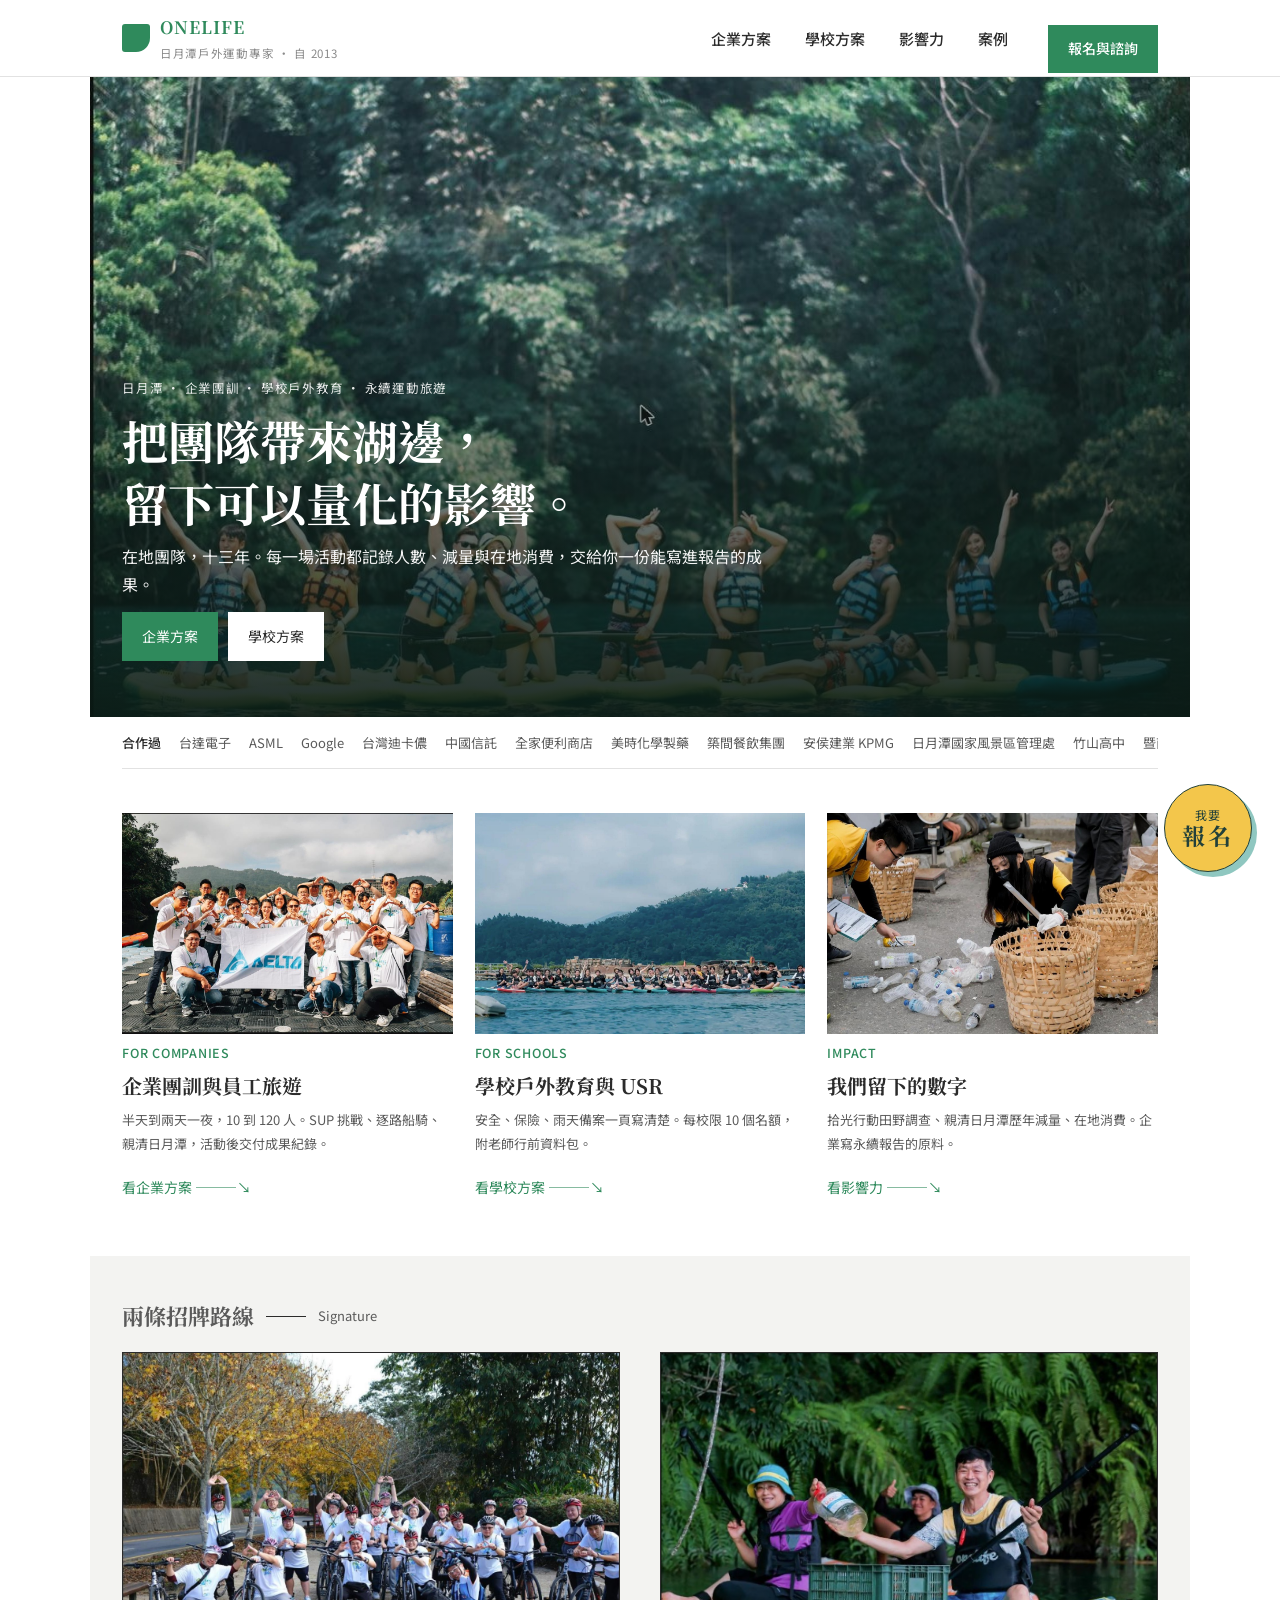
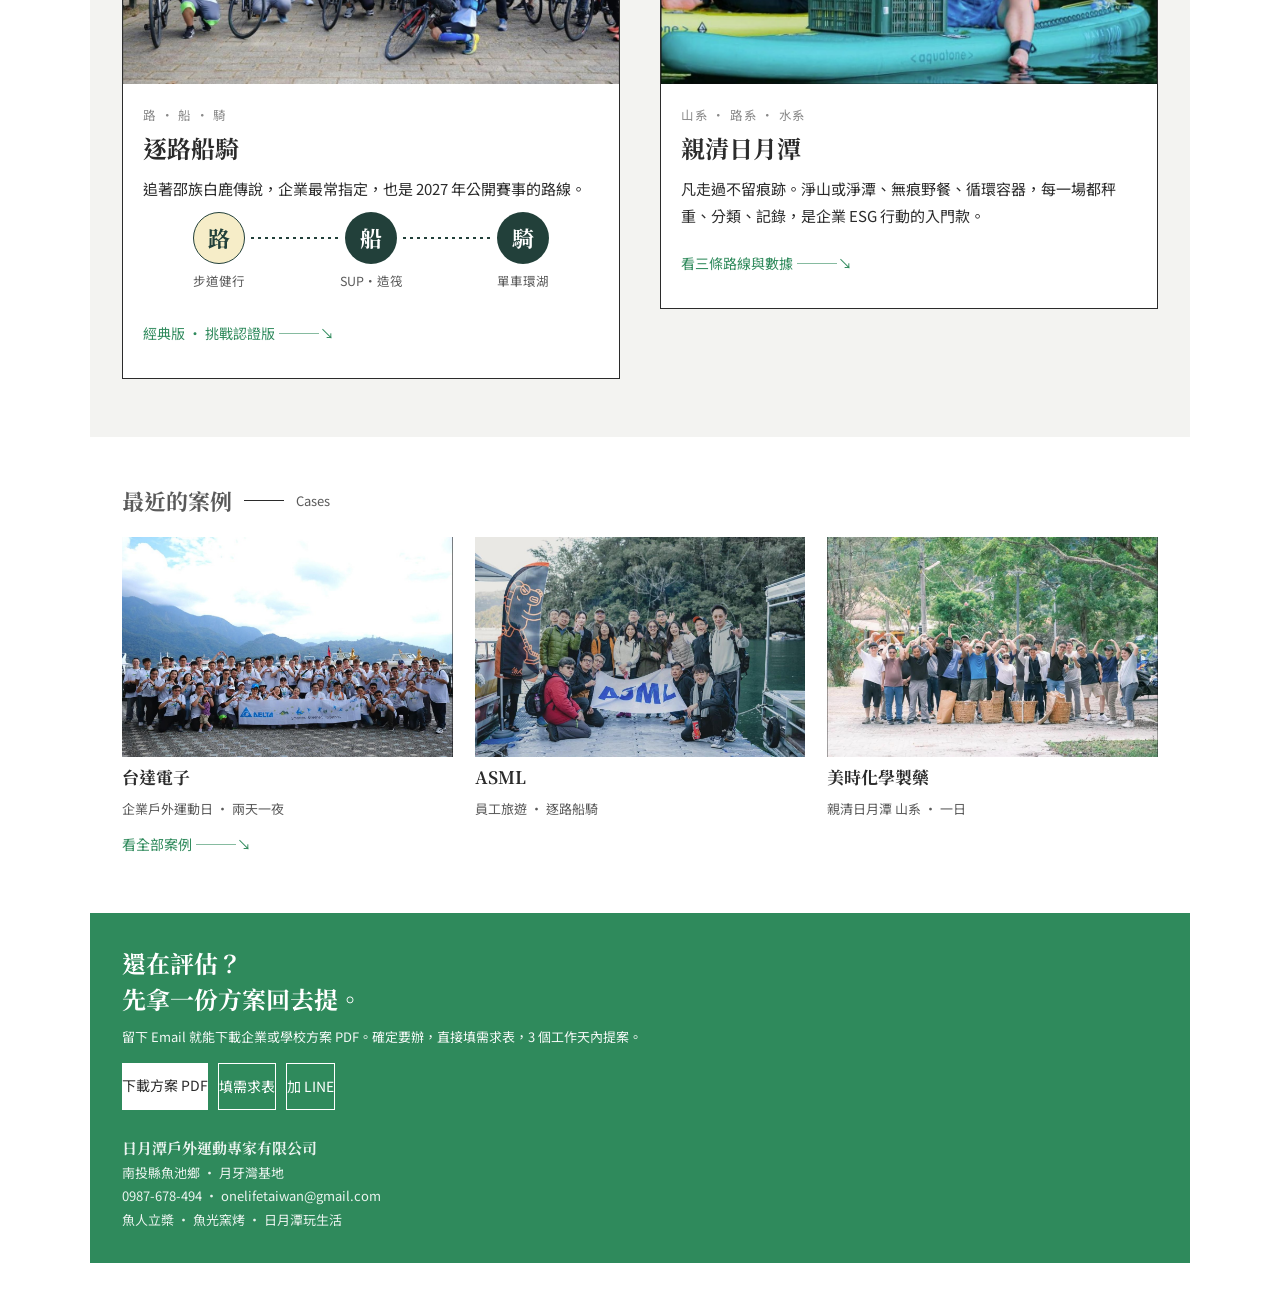
<file: index.html>
<!doctype html>
<html lang="zh-Hant">
<head>
<meta charset="utf-8">
<meta name="viewport" content="width=device-width, initial-scale=1, viewport-fit=cover">
<title>日月潭 ONELIFE｜企業團訓、學校戶外教育、永續運動旅遊</title>
<meta name="description" content="日月潭在地團隊，自 2013。為企業與學校設計團訓、員工旅遊與 ESG 行動，每場活動記錄人數、減量與在地消費。">
<meta property="og:title" content="日月潭 ONELIFE｜企業團訓、學校戶外教育、永續運動旅遊">
<meta property="og:description" content="日月潭在地團隊，自 2013。為企業與學校設計團訓、員工旅遊與 ESG 行動，每場活動記錄人數、減量與在地消費。">
<meta property="og:image" content="photos/hero.jpg">
<meta property="og:type" content="website">
<link rel="preconnect" href="https://fonts.googleapis.com">
<link rel="stylesheet" href="https://fonts.googleapis.com/css2?family=Noto+Serif+TC:wght@500;700&family=Noto+Sans+TC:wght@400;500&display=swap">
<link rel="stylesheet" href="assets/style.css?v=5">
</head>
<body>
<header class="top"><div class="wrap bar">
<a class="brand" href="index.html" aria-label="ONELIFE 首頁"><div class="mark"></div><div><b>ONELIFE</b><small>日月潭戶外運動專家 · 自 2013</small></div></a>
<nav class="menu" id="menu" aria-label="主選單"><div class="mi"><a href="corporate.html" class="mi-top"><svg class="ico" viewBox="0 0 24 24" aria-hidden="true"><path d="M4 21V5h10v16M14 9h6v12M2 21h20M7.5 8h3M7.5 12h3M7.5 16h3"/></svg><span>企業方案</span></a><button class="mi-tog" type="button" aria-expanded="false" aria-controls="sub0" aria-label="展開企業方案"><svg viewBox="0 0 24 24" aria-hidden="true"><path d="M6 9l6 6 6-6"/></svg></button><div class="mi-sub" id="sub0"><a href="corporate.html#formats">三種時長</a><a href="corporate.html#outcome">員工會留下什麼</a><a href="corporate.html#cases">他們怎麼玩</a><a href="corporate.html#start">怎麼開始</a></div></div><div class="mi"><a href="school.html" class="mi-top"><svg class="ico" viewBox="0 0 24 24" aria-hidden="true"><path d="M2 9l10-5 10 5-10 5z"/><path d="M6 11v5c0 1.6 2.7 3 6 3s6-1.4 6-3v-5"/></svg><span>學校方案</span></a><button class="mi-tog" type="button" aria-expanded="false" aria-controls="sub1" aria-label="展開學校方案"><svg viewBox="0 0 24 24" aria-hidden="true"><path d="M6 9l6 6 6-6"/></svg></button><div class="mi-sub" id="sub1"><a href="school.html#programs">三種課程</a><a href="school.html#safety">安全與備案</a><a href="school.html#schools">來過的學校</a></div></div><div class="mi"><a href="impact.html" class="mi-top"><svg class="ico" viewBox="0 0 24 24" aria-hidden="true"><path d="M5 20c0-9 5-14 15-15-1 10-6 15-15 15z"/><path d="M5 20c3-5 6-8 10-10"/></svg><span>影響力</span></a><button class="mi-tog" type="button" aria-expanded="false" aria-controls="sub2" aria-label="展開影響力"><svg viewBox="0 0 24 24" aria-hidden="true"><path d="M6 9l6 6 6-6"/></svg></button><div class="mi-sub" id="sub2"><a href="impact.html#numbers">累計數字</a><a href="impact.html#records">田野調查記錄</a><a href="impact.html#routes">三條親清路線</a><a href="impact.html#people">地方培力</a><a href="impact.html#pledge">守護宣言</a></div></div><div class="mi"><a href="cases.html" class="mi-top"><svg class="ico" viewBox="0 0 24 24" aria-hidden="true"><rect x="3" y="5" width="18" height="14" rx="1"/><circle cx="9" cy="10" r="1.8"/><path d="M21 16l-5-5-9 8"/></svg><span>案例</span></a><button class="mi-tog" type="button" aria-expanded="false" aria-controls="sub3" aria-label="展開案例"><svg viewBox="0 0 24 24" aria-hidden="true"><path d="M6 9l6 6 6-6"/></svg></button><div class="mi-sub" id="sub3"><a href="cases.html#corp">企業</a><a href="cases.html#school">學校</a><a href="cases.html#gov">公部門與團體</a></div></div><a href="contact.html" class="nav-cta">報名與諮詢</a><div class="menu-foot"><a href="https://www.facebook.com/@OneLifeOneself"><svg class="ico" viewBox="0 0 24 24" aria-hidden="true"><path d="M14 8h3V4h-3a4 4 0 0 0-4 4v3H7v4h3v6h4v-6h3l1-4h-4z"/></svg>Facebook 粉絲團</a><a href="https://www.instagram.com/onelife_tw"><svg class="ico" viewBox="0 0 24 24" aria-hidden="true"><rect x="3.5" y="3.5" width="17" height="17" rx="5"/><circle cx="12" cy="12" r="4"/><circle cx="17.2" cy="6.8" r=".6"/></svg>Instagram</a><a href="https://line.me/R/ti/p/@onelife"><svg class="ico" viewBox="0 0 24 24" aria-hidden="true"><path d="M12 4C6.5 4 3 7.3 3 11c0 3.4 2.9 6 7 6.8V21l3.5-3.2C18 17.3 21 14.5 21 11c0-3.7-3.5-7-9-7z"/></svg>LINE @onelife</a><a href="mailto:onelifetaiwan@gmail.com"><svg class="ico" viewBox="0 0 24 24" aria-hidden="true"><rect x="3" y="5" width="18" height="14" rx="1"/><path d="M3 6l9 7 9-7"/></svg>Email 給我們</a></div></nav>
<button class="burger" aria-label="開啟選單" aria-expanded="false" aria-controls="menu"><span></span><span></span></button>
</div></header>
<main class="wrap">
<section class="page" id="home">
<div class="hero2"><img src="photos/hero.jpg" alt="月牙灣 SUP 團體"><div class="hero2-t"><div class="k" style="color:#fff;opacity:.9">日月潭 · 企業團訓 · 學校戶外教育 · 永續運動旅遊</div><h1 class="serif">把團隊帶來湖邊，<br>留下可以量化的影響。</h1><p>在地團隊，十三年。每一場活動都記錄人數、減量與在地消費，交給你一份能寫進報告的成果。</p><div class="btns"><a href="corporate.html" class="btn">企業方案</a><a href="school.html" class="btn" style="background:#fff;color:#2b2b2b">學校方案</a></div></div></div>
<div class="clients"><b>合作過</b><span>台達電子</span><span>ASML</span><span>Google</span><span>台灣迪卡儂</span><span>中國信託</span><span>全家便利商店</span><span>美時化學製藥</span><span>築間餐飲集團</span><span>安侯建業 KPMG</span><span>日月潭國家風景區管理處</span><span>竹山高中</span><span>暨南國際大學</span></div>

<div class="sec grid3">
<a href="corporate.html" class="card"><img src="photos/delta.jpg" alt=""><span class="k g" style="font-weight:500">FOR COMPANIES</span><span class="serif" style="font-size:20px">企業團訓與員工旅遊</span><span class="m">半天到兩天一夜，10 到 120 人。SUP 挑戰、逐路船騎、親清日月潭，活動後交付成果紀錄。</span><span class="more">看企業方案 ———↘</span></a>
<a href="school.html" class="card"><img src="photos/chushan1.jpg" alt=""><span class="k g" style="font-weight:500">FOR SCHOOLS</span><span class="serif" style="font-size:20px">學校戶外教育與 USR</span><span class="m">安全、保險、雨天備案一頁寫清楚。每校限 10 個名額，附老師行前資料包。</span><span class="more">看學校方案 ———↘</span></a>
<a href="impact.html" class="card"><img src="photos/pick2.jpg" alt=""><span class="k g" style="font-weight:500">IMPACT</span><span class="serif" style="font-size:20px">我們留下的數字</span><span class="m">拾光行動田野調查、親清日月潭歷年減量、在地消費。企業寫永續報告的原料。</span><span class="more">看影響力 ———↘</span></a>
</div>

<div class="grey"><div class="h"><span class="serif">兩條招牌路線</span><i></i><span>Signature</span></div>
<div class="grid2">
<a href="corporate.html" class="box" style="display:block;background:var(--bg);margin-bottom:18px"><img src="photos/cg_road.jpg" alt=""><div style="padding:20px"><div class="k">路 · 船 · 騎</div><div class="serif" style="font-size:24px">逐路船騎</div><p class="m" style="margin:6px 0 10px">追著邵族白鹿傳說，企業最常指定，也是 2027 年公開賽事的路線。</p><ol class="rflow"><li><span>路</span><small>步道健行</small></li><li><span>船</span><small>SUP・造筏</small></li><li><span>騎</span><small>單車環湖</small></li></ol><span class="more">經典版 · 挑戰認證版 ———↘</span></div></a>
<a href="impact.html" class="box" style="display:block;background:var(--bg)"><img src="photos/cg_water.jpg" alt=""><div style="padding:20px"><div class="k">山系 · 路系 · 水系</div><div class="serif" style="font-size:24px">親清日月潭</div><p class="m" style="margin:6px 0 10px">凡走過不留痕跡。淨山或淨潭、無痕野餐、循環容器，每一場都秤重、分類、記錄，是企業 ESG 行動的入門款。</p><span class="more">看三條路線與數據 ———↘</span></div></a>
</div></div>

<div class="sec"><div class="h"><span class="serif">最近的案例</span><i></i><span>Cases</span></div>
<div class="grid3">
<a href="case-lotuspharm.html" class="card"><img src="photos/delta2.jpg" alt=""><span class="serif" style="font-size:17px">台達電子</span><span class="m">企業戶外運動日 · 兩天一夜</span></a>
<a href="case-lotuspharm.html" class="card"><img src="photos/asml2.jpg" alt=""><span class="serif" style="font-size:17px">ASML</span><span class="m">員工旅遊 · 逐路船騎</span></a>
<a href="case-lotuspharm.html" class="card"><img src="photos/lotus1.jpg" alt=""><span class="serif" style="font-size:17px">美時化學製藥</span><span class="m">親清日月潭 山系 · 一日</span></a>
</div>
<a href="cases.html" class="more">看全部案例 ———↘</a></div>

<div class="foot" style="background:var(--green);color:#fff"><div class="serif" style="font-size:24px;line-height:1.5;color:#fff">還在評估？<br>先拿一份方案回去提。</div><p style="margin:8px 0 0;opacity:.95">留下 Email 就能下載企業或學校方案 PDF。確定要辦，直接填需求表，3 個工作天內提案。</p><div class="btns"><a href="contact.html" class="btn" style="background:#fff;color:#2b2b2b">下載方案 PDF</a><a href="contact.html" class="btn" style="background:transparent;border:1px solid #fff;color:#fff">填需求表</a><a href="https://line.me/R/ti/p/@onelife" class="btn" style="background:transparent;border:1px solid #fff;color:#fff">加 LINE</a></div><div style="margin-top:24px;opacity:.9"><b style="color:#fff">日月潭戶外運動專家有限公司</b>南投縣魚池鄉 · 月牙灣基地<br>0987-678-494 · onelifetaiwan@gmail.com<br>魚人立槳 · 魚光窯烤 · 日月潭玩生活</div></div>
</section>
</main>
<a class="fab" href="contact.html#form" aria-label="我要報名"><small>我要</small><b>報名</b></a>
<script src="assets/config.js"></script>
<script src="assets/main.js?v=5"></script>
</body>
</html>
</file>
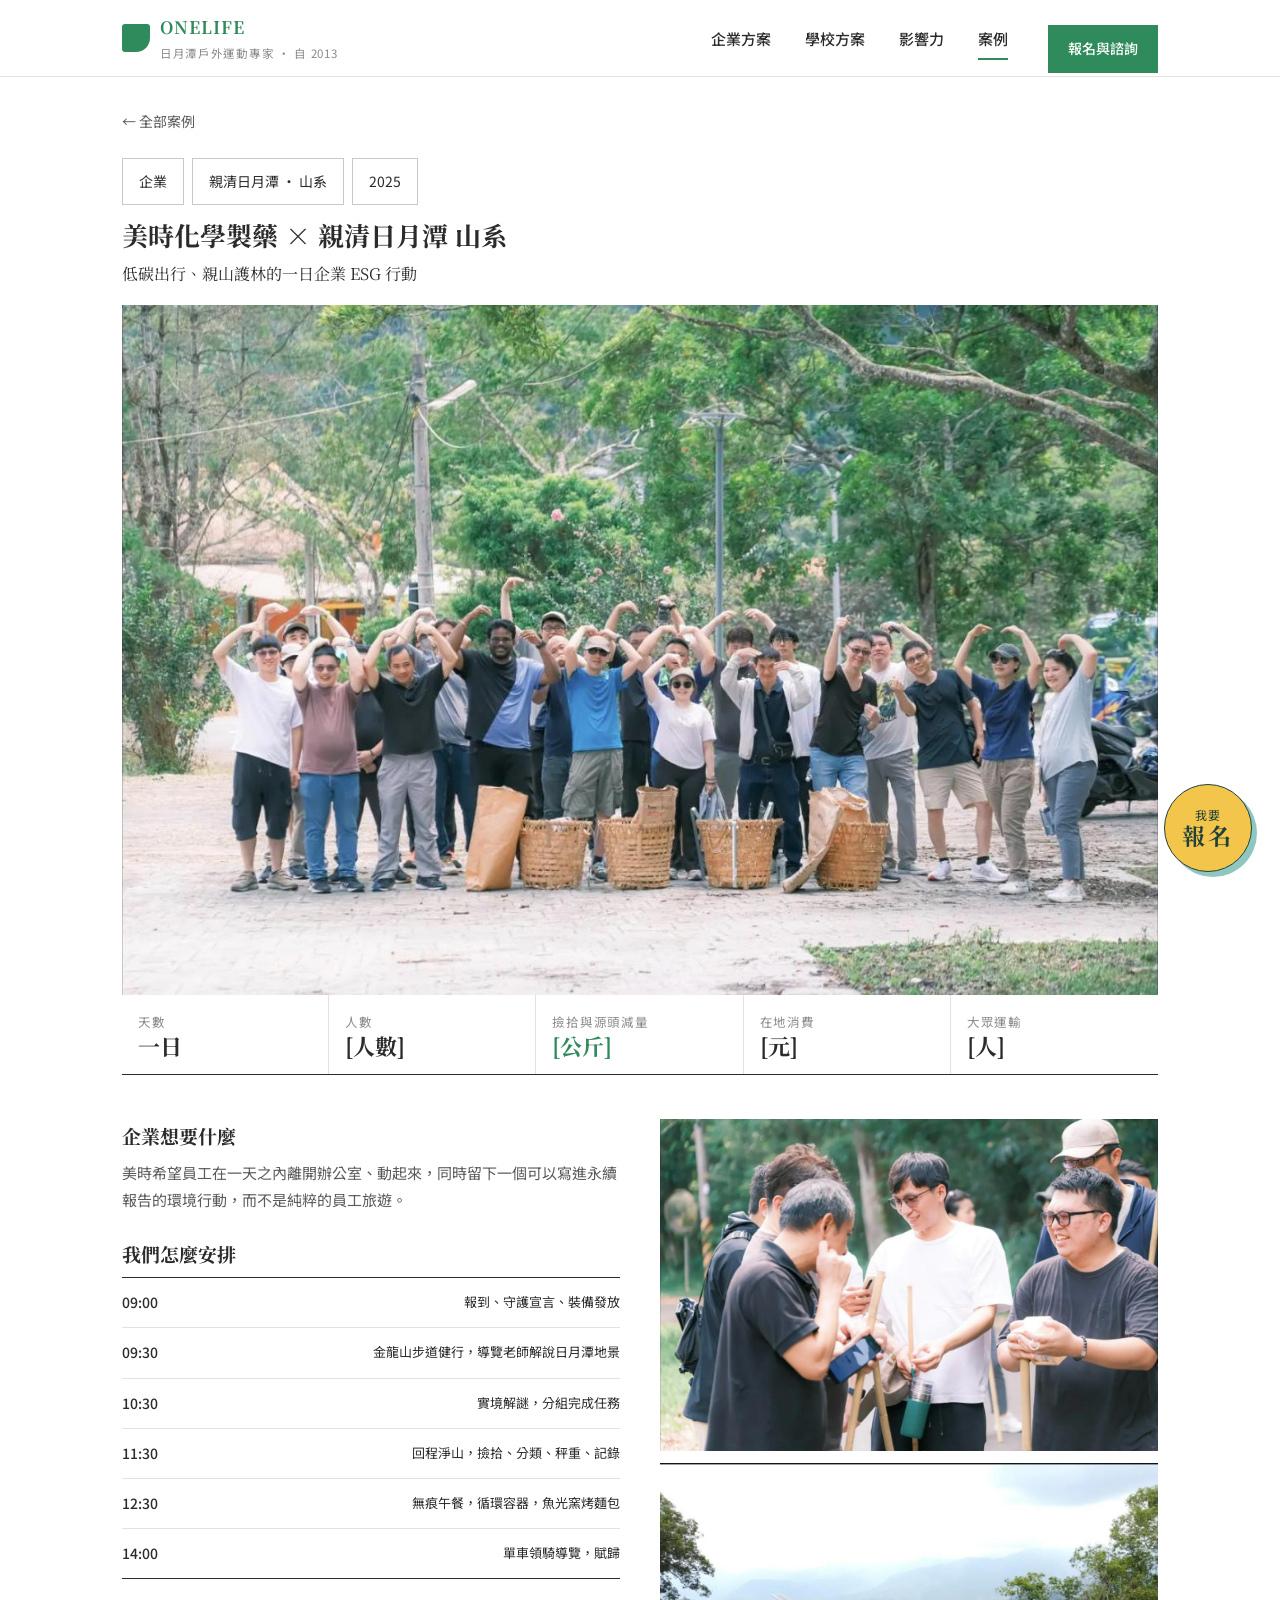
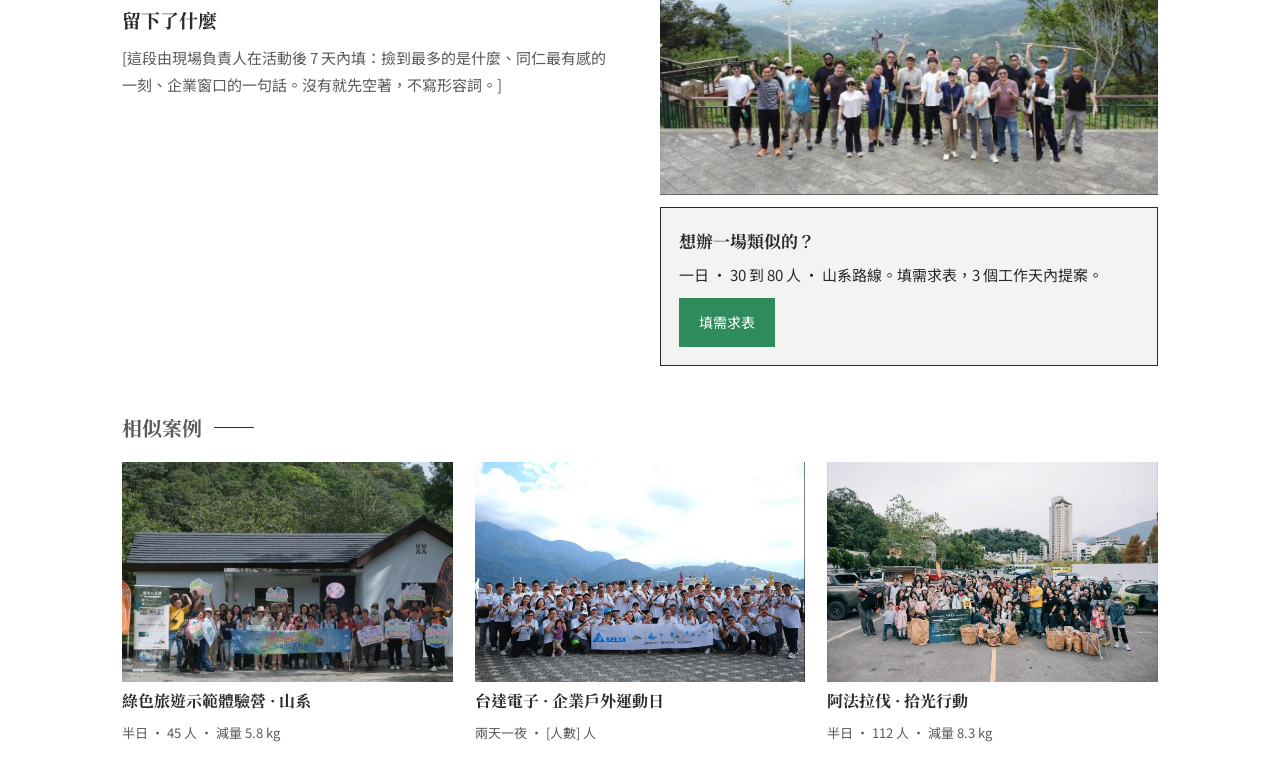
<file: case-lotuspharm.html>
<!doctype html>
<html lang="zh-Hant">
<head>
<meta charset="utf-8">
<meta name="viewport" content="width=device-width, initial-scale=1, viewport-fit=cover">
<title>美時化學製藥 × 親清日月潭 山系｜ONELIFE 案例</title>
<meta name="description" content="美時化學製藥一日親清日月潭山系：金龍山步道、實境解謎、淨山、單車導覽。">
<meta property="og:title" content="美時化學製藥 × 親清日月潭 山系｜ONELIFE 案例">
<meta property="og:description" content="美時化學製藥一日親清日月潭山系：金龍山步道、實境解謎、淨山、單車導覽。">
<meta property="og:image" content="photos/hero.jpg">
<meta property="og:type" content="website">
<link rel="preconnect" href="https://fonts.googleapis.com">
<link rel="stylesheet" href="https://fonts.googleapis.com/css2?family=Noto+Serif+TC:wght@500;700&family=Noto+Sans+TC:wght@400;500&display=swap">
<link rel="stylesheet" href="assets/style.css?v=5">
</head>
<body>
<header class="top"><div class="wrap bar">
<a class="brand" href="index.html" aria-label="ONELIFE 首頁"><div class="mark"></div><div><b>ONELIFE</b><small>日月潭戶外運動專家 · 自 2013</small></div></a>
<nav class="menu" id="menu" aria-label="主選單"><div class="mi"><a href="corporate.html" class="mi-top"><svg class="ico" viewBox="0 0 24 24" aria-hidden="true"><path d="M4 21V5h10v16M14 9h6v12M2 21h20M7.5 8h3M7.5 12h3M7.5 16h3"/></svg><span>企業方案</span></a><button class="mi-tog" type="button" aria-expanded="false" aria-controls="sub0" aria-label="展開企業方案"><svg viewBox="0 0 24 24" aria-hidden="true"><path d="M6 9l6 6 6-6"/></svg></button><div class="mi-sub" id="sub0"><a href="corporate.html#formats">三種時長</a><a href="corporate.html#outcome">員工會留下什麼</a><a href="corporate.html#cases">他們怎麼玩</a><a href="corporate.html#start">怎麼開始</a></div></div><div class="mi"><a href="school.html" class="mi-top"><svg class="ico" viewBox="0 0 24 24" aria-hidden="true"><path d="M2 9l10-5 10 5-10 5z"/><path d="M6 11v5c0 1.6 2.7 3 6 3s6-1.4 6-3v-5"/></svg><span>學校方案</span></a><button class="mi-tog" type="button" aria-expanded="false" aria-controls="sub1" aria-label="展開學校方案"><svg viewBox="0 0 24 24" aria-hidden="true"><path d="M6 9l6 6 6-6"/></svg></button><div class="mi-sub" id="sub1"><a href="school.html#programs">三種課程</a><a href="school.html#safety">安全與備案</a><a href="school.html#schools">來過的學校</a></div></div><div class="mi"><a href="impact.html" class="mi-top"><svg class="ico" viewBox="0 0 24 24" aria-hidden="true"><path d="M5 20c0-9 5-14 15-15-1 10-6 15-15 15z"/><path d="M5 20c3-5 6-8 10-10"/></svg><span>影響力</span></a><button class="mi-tog" type="button" aria-expanded="false" aria-controls="sub2" aria-label="展開影響力"><svg viewBox="0 0 24 24" aria-hidden="true"><path d="M6 9l6 6 6-6"/></svg></button><div class="mi-sub" id="sub2"><a href="impact.html#numbers">累計數字</a><a href="impact.html#records">田野調查記錄</a><a href="impact.html#routes">三條親清路線</a><a href="impact.html#people">地方培力</a><a href="impact.html#pledge">守護宣言</a></div></div><div class="mi open"><a href="cases.html" class="mi-top" aria-current="page"><svg class="ico" viewBox="0 0 24 24" aria-hidden="true"><rect x="3" y="5" width="18" height="14" rx="1"/><circle cx="9" cy="10" r="1.8"/><path d="M21 16l-5-5-9 8"/></svg><span>案例</span></a><button class="mi-tog" type="button" aria-expanded="true" aria-controls="sub3" aria-label="展開案例"><svg viewBox="0 0 24 24" aria-hidden="true"><path d="M6 9l6 6 6-6"/></svg></button><div class="mi-sub" id="sub3"><a href="cases.html#corp">企業</a><a href="cases.html#school">學校</a><a href="cases.html#gov">公部門與團體</a></div></div><a href="contact.html" class="nav-cta">報名與諮詢</a><div class="menu-foot"><a href="https://www.facebook.com/@OneLifeOneself"><svg class="ico" viewBox="0 0 24 24" aria-hidden="true"><path d="M14 8h3V4h-3a4 4 0 0 0-4 4v3H7v4h3v6h4v-6h3l1-4h-4z"/></svg>Facebook 粉絲團</a><a href="https://www.instagram.com/onelife_tw"><svg class="ico" viewBox="0 0 24 24" aria-hidden="true"><rect x="3.5" y="3.5" width="17" height="17" rx="5"/><circle cx="12" cy="12" r="4"/><circle cx="17.2" cy="6.8" r=".6"/></svg>Instagram</a><a href="https://line.me/R/ti/p/@onelife"><svg class="ico" viewBox="0 0 24 24" aria-hidden="true"><path d="M12 4C6.5 4 3 7.3 3 11c0 3.4 2.9 6 7 6.8V21l3.5-3.2C18 17.3 21 14.5 21 11c0-3.7-3.5-7-9-7z"/></svg>LINE @onelife</a><a href="mailto:onelifetaiwan@gmail.com"><svg class="ico" viewBox="0 0 24 24" aria-hidden="true"><rect x="3" y="5" width="18" height="14" rx="1"/><path d="M3 6l9 7 9-7"/></svg>Email 給我們</a></div></nav>
<button class="burger" aria-label="開啟選單" aria-expanded="false" aria-controls="menu"><span></span><span></span></button>
</div></header>
<main class="wrap">
<section class="page" id="case">
<div class="sec" style="margin-top:20px">
<a href="cases.html" class="more" style="font-size:14px;color:var(--mute)">← 全部案例</a>
<div class="chips" style="margin:12px 0"><span>企業</span><span>親清日月潭 · 山系</span><span>2025</span></div>
<h1 class="serif" style="font-size:26px;line-height:1.4;margin:0">美時化學製藥 × 親清日月潭 山系</h1>
<div class="m" style="font-size:16px;font-family:'Noto Serif TC',serif;margin:6px 0 16px">低碳出行、親山護林的一日企業 ESG 行動</div>
<img src="photos/lotus1.jpg" alt="美時化學製藥全體在金龍山步道口合照">
<div class="row c5" style="border-bottom:1px solid var(--line)">
<div><div class="k">天數</div><div class="num" style="font-size:22px">一日</div></div>
<div><div class="k">人數</div><div class="num" style="font-size:22px">[人數]</div></div>
<div><div class="k">撿拾與源頭減量</div><div class="num g" style="font-size:22px">[公斤]</div></div>
<div><div class="k">在地消費</div><div class="num" style="font-size:22px">[元]</div></div>
<div><div class="k">大眾運輸</div><div class="num" style="font-size:22px">[人]</div></div>
</div>
</div>
<div class="sec grid2">
<div>
<div class="serif" style="font-size:19px;margin-bottom:6px">企業想要什麼</div>
<p class="lead">美時希望員工在一天之內離開辦公室、動起來，同時留下一個可以寫進永續報告的環境行動，而不是純粹的員工旅遊。</p>
<div class="serif" style="font-size:19px;margin:24px 0 6px">我們怎麼安排</div>
<div class="tbl" style="border-top:1px solid var(--line)">
<div><b>09:00</b><span>報到、守護宣言、裝備發放</span></div>
<div><b>09:30</b><span>金龍山步道健行，導覽老師解說日月潭地景</span></div>
<div><b>10:30</b><span>實境解謎，分組完成任務</span></div>
<div><b>11:30</b><span>回程淨山，撿拾、分類、秤重、記錄</span></div>
<div><b>12:30</b><span>無痕午餐，循環容器，魚光窯烤麵包</span></div>
<div style="border-bottom:1px solid var(--line)"><b>14:00</b><span>單車領騎導覽，賦歸</span></div>
</div>
<div class="serif" style="font-size:19px;margin:24px 0 6px">留下了什麼</div>
<p class="lead">[這段由現場負責人在活動後 7 天內填：撿到最多的是什麼、同仁最有感的一刻、企業窗口的一句話。沒有就先空著，不寫形容詞。]</p>
</div>
<div>
<img src="photos/lotus2.jpg" alt="" style="margin-bottom:12px">
<img src="photos/lotus3.jpg" alt="" style="margin-bottom:12px">
<div class="box" style="padding:18px;background:var(--grey)"><div class="serif" style="font-size:17px">想辦一場類似的？</div><p class="m" style="margin:4px 0 10px">一日 · 30 到 80 人 · 山系路線。填需求表，3 個工作天內提案。</p><a href="contact.html" class="btn">填需求表</a></div>
</div>
</div>
<div class="sec"><div class="h"><span class="serif" style="font-size:20px">相似案例</span><i></i></div>
<div class="grid3">
<div class="card"><img src="photos/ecotour.jpg" alt="綠色旅遊示範體驗營合照"><span class="serif" style="font-size:16px">綠色旅遊示範體驗營 · 山系</span><span class="m">半日 · 45 人 · 減量 5.8 kg</span></div>
<div class="card"><img src="photos/delta2.jpg" alt=""><span class="serif" style="font-size:16px">台達電子 · 企業戶外運動日</span><span class="m">兩天一夜 · [人數] 人</span></div>
<div class="card"><img src="photos/pick3.jpg" alt="阿法拉伐拾光行動合照"><span class="serif" style="font-size:16px">阿法拉伐 · 拾光行動</span><span class="m">半日 · 112 人 · 減量 8.3 kg</span></div>
</div></div>
</section>
</main>
<a class="fab" href="contact.html#form" aria-label="我要報名"><small>我要</small><b>報名</b></a>
<script src="assets/config.js"></script>
<script src="assets/main.js?v=5"></script>
</body>
</html>
</file>
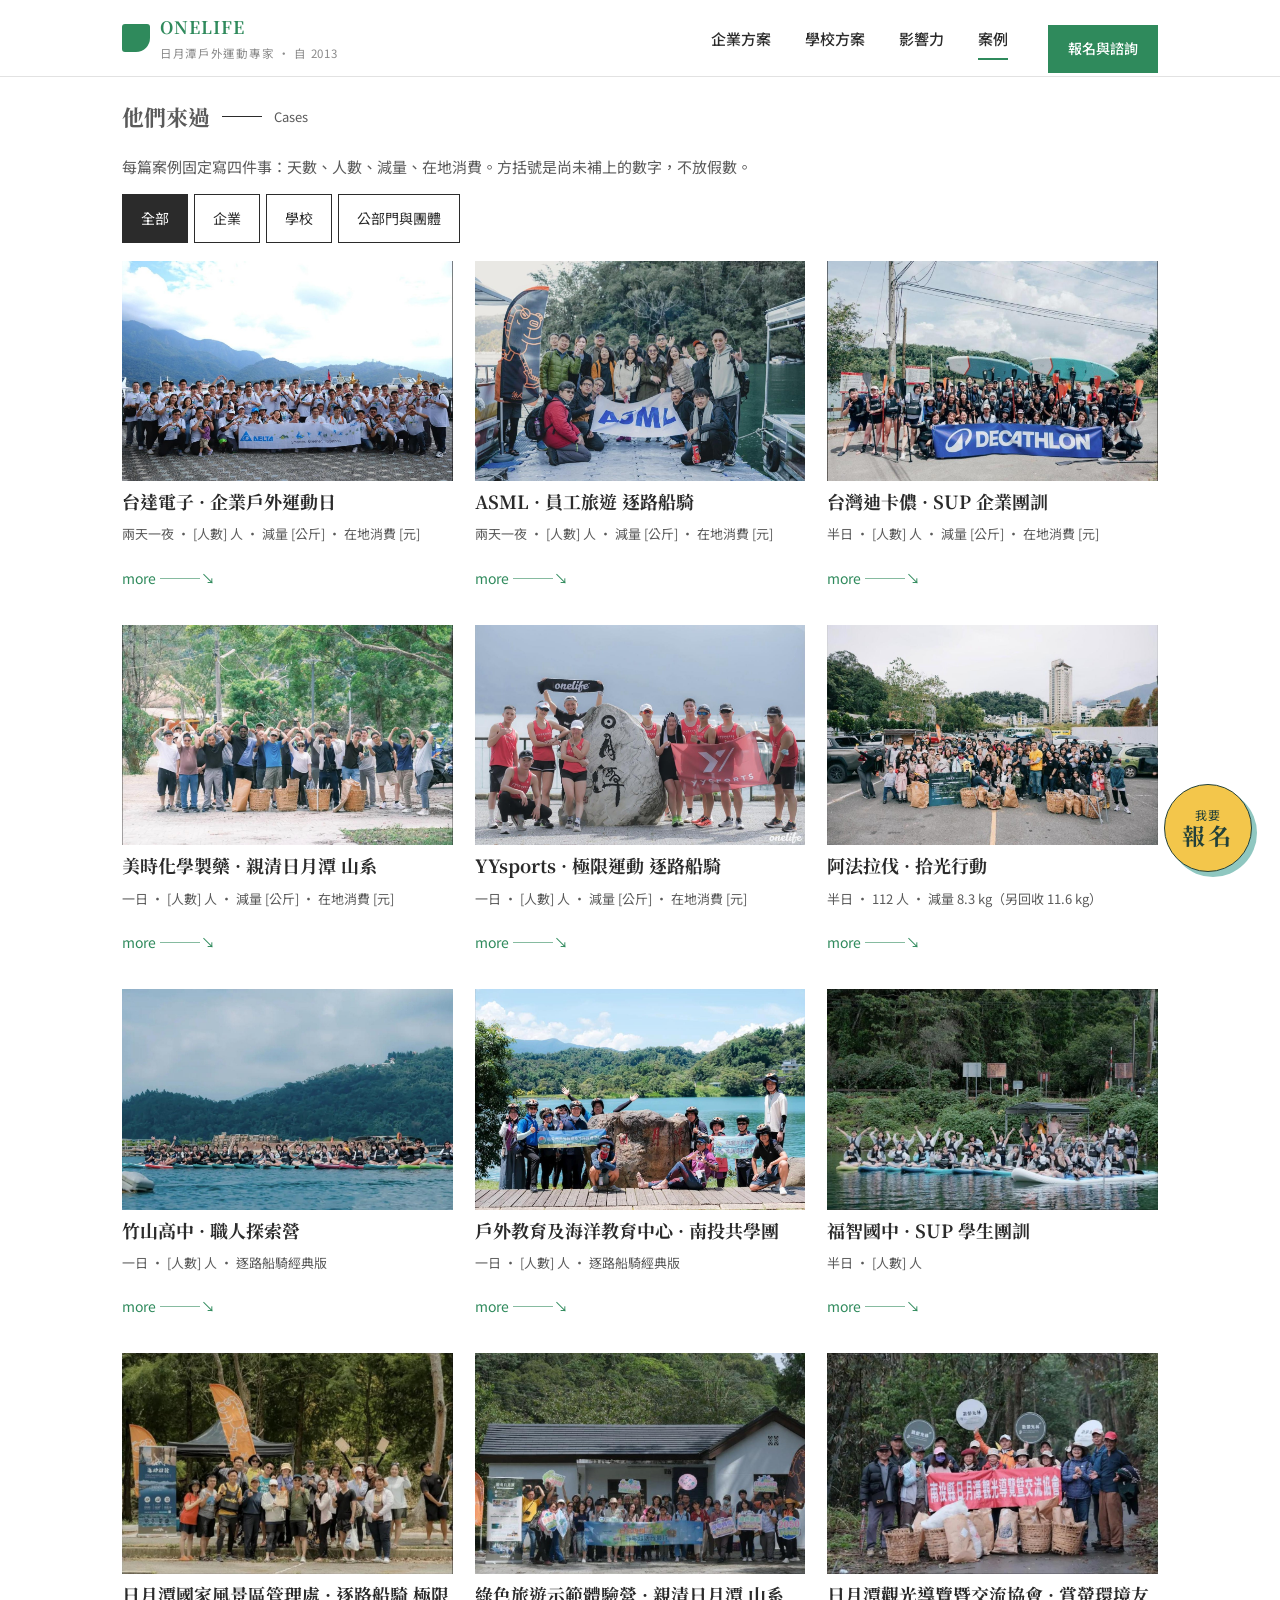
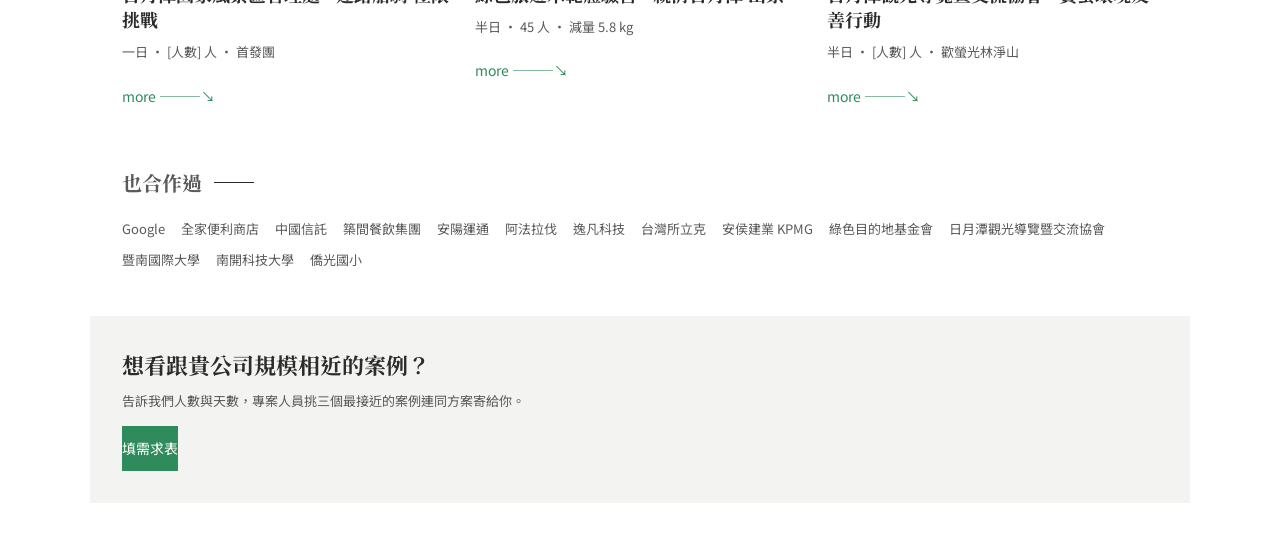
<file: cases.html>
<!doctype html>
<html lang="zh-Hant">
<head>
<meta charset="utf-8">
<meta name="viewport" content="width=device-width, initial-scale=1, viewport-fit=cover">
<title>案例｜ONELIFE 企業與學校合作紀錄</title>
<meta name="description" content="台達電子、ASML、迪卡儂、美時化學製藥、竹山高中等企業與學校合作案例。">
<meta property="og:title" content="案例｜ONELIFE 企業與學校合作紀錄">
<meta property="og:description" content="台達電子、ASML、迪卡儂、美時化學製藥、竹山高中等企業與學校合作案例。">
<meta property="og:image" content="photos/hero.jpg">
<meta property="og:type" content="website">
<link rel="preconnect" href="https://fonts.googleapis.com">
<link rel="stylesheet" href="https://fonts.googleapis.com/css2?family=Noto+Serif+TC:wght@500;700&family=Noto+Sans+TC:wght@400;500&display=swap">
<link rel="stylesheet" href="assets/style.css?v=5">
</head>
<body>
<header class="top"><div class="wrap bar">
<a class="brand" href="index.html" aria-label="ONELIFE 首頁"><div class="mark"></div><div><b>ONELIFE</b><small>日月潭戶外運動專家 · 自 2013</small></div></a>
<nav class="menu" id="menu" aria-label="主選單"><div class="mi"><a href="corporate.html" class="mi-top"><svg class="ico" viewBox="0 0 24 24" aria-hidden="true"><path d="M4 21V5h10v16M14 9h6v12M2 21h20M7.5 8h3M7.5 12h3M7.5 16h3"/></svg><span>企業方案</span></a><button class="mi-tog" type="button" aria-expanded="false" aria-controls="sub0" aria-label="展開企業方案"><svg viewBox="0 0 24 24" aria-hidden="true"><path d="M6 9l6 6 6-6"/></svg></button><div class="mi-sub" id="sub0"><a href="corporate.html#formats">三種時長</a><a href="corporate.html#outcome">員工會留下什麼</a><a href="corporate.html#cases">他們怎麼玩</a><a href="corporate.html#start">怎麼開始</a></div></div><div class="mi"><a href="school.html" class="mi-top"><svg class="ico" viewBox="0 0 24 24" aria-hidden="true"><path d="M2 9l10-5 10 5-10 5z"/><path d="M6 11v5c0 1.6 2.7 3 6 3s6-1.4 6-3v-5"/></svg><span>學校方案</span></a><button class="mi-tog" type="button" aria-expanded="false" aria-controls="sub1" aria-label="展開學校方案"><svg viewBox="0 0 24 24" aria-hidden="true"><path d="M6 9l6 6 6-6"/></svg></button><div class="mi-sub" id="sub1"><a href="school.html#programs">三種課程</a><a href="school.html#safety">安全與備案</a><a href="school.html#schools">來過的學校</a></div></div><div class="mi"><a href="impact.html" class="mi-top"><svg class="ico" viewBox="0 0 24 24" aria-hidden="true"><path d="M5 20c0-9 5-14 15-15-1 10-6 15-15 15z"/><path d="M5 20c3-5 6-8 10-10"/></svg><span>影響力</span></a><button class="mi-tog" type="button" aria-expanded="false" aria-controls="sub2" aria-label="展開影響力"><svg viewBox="0 0 24 24" aria-hidden="true"><path d="M6 9l6 6 6-6"/></svg></button><div class="mi-sub" id="sub2"><a href="impact.html#numbers">累計數字</a><a href="impact.html#records">田野調查記錄</a><a href="impact.html#routes">三條親清路線</a><a href="impact.html#people">地方培力</a><a href="impact.html#pledge">守護宣言</a></div></div><div class="mi open"><a href="cases.html" class="mi-top" aria-current="page"><svg class="ico" viewBox="0 0 24 24" aria-hidden="true"><rect x="3" y="5" width="18" height="14" rx="1"/><circle cx="9" cy="10" r="1.8"/><path d="M21 16l-5-5-9 8"/></svg><span>案例</span></a><button class="mi-tog" type="button" aria-expanded="true" aria-controls="sub3" aria-label="展開案例"><svg viewBox="0 0 24 24" aria-hidden="true"><path d="M6 9l6 6 6-6"/></svg></button><div class="mi-sub" id="sub3"><a href="cases.html#corp">企業</a><a href="cases.html#school">學校</a><a href="cases.html#gov">公部門與團體</a></div></div><a href="contact.html" class="nav-cta">報名與諮詢</a><div class="menu-foot"><a href="https://www.facebook.com/@OneLifeOneself"><svg class="ico" viewBox="0 0 24 24" aria-hidden="true"><path d="M14 8h3V4h-3a4 4 0 0 0-4 4v3H7v4h3v6h4v-6h3l1-4h-4z"/></svg>Facebook 粉絲團</a><a href="https://www.instagram.com/onelife_tw"><svg class="ico" viewBox="0 0 24 24" aria-hidden="true"><rect x="3.5" y="3.5" width="17" height="17" rx="5"/><circle cx="12" cy="12" r="4"/><circle cx="17.2" cy="6.8" r=".6"/></svg>Instagram</a><a href="https://line.me/R/ti/p/@onelife"><svg class="ico" viewBox="0 0 24 24" aria-hidden="true"><path d="M12 4C6.5 4 3 7.3 3 11c0 3.4 2.9 6 7 6.8V21l3.5-3.2C18 17.3 21 14.5 21 11c0-3.7-3.5-7-9-7z"/></svg>LINE @onelife</a><a href="mailto:onelifetaiwan@gmail.com"><svg class="ico" viewBox="0 0 24 24" aria-hidden="true"><rect x="3" y="5" width="18" height="14" rx="1"/><path d="M3 6l9 7 9-7"/></svg>Email 給我們</a></div></nav>
<button class="burger" aria-label="開啟選單" aria-expanded="false" aria-controls="menu"><span></span><span></span></button>
</div></header>
<main class="wrap">
<section class="page" id="cases">
<div class="sec" style="margin-top:20px"><div class="h"><span class="serif">他們來過</span><i></i><span>Cases</span></div>
<p class="lead">每篇案例固定寫四件事：天數、人數、減量、在地消費。方括號是尚未補上的數字，不放假數。</p>
<div class="filter"><button class="on" data-f="all">全部</button><button data-f="corp">企業</button><button data-f="school">學校</button><button data-f="gov">公部門與團體</button></div>
<div class="grid3" id="caselist">
<a href="case-lotuspharm.html" class="card" data-c="corp"><img src="photos/delta2.jpg" alt=""><span class="serif">台達電子 · 企業戶外運動日</span><span class="m">兩天一夜 · [人數] 人 · 減量 [公斤] · 在地消費 [元]</span><span class="more">more ———↘</span></a>
<a href="case-lotuspharm.html" class="card" data-c="corp"><img src="photos/asml2.jpg" alt=""><span class="serif">ASML · 員工旅遊 逐路船騎</span><span class="m">兩天一夜 · [人數] 人 · 減量 [公斤] · 在地消費 [元]</span><span class="more">more ———↘</span></a>
<a href="case-lotuspharm.html" class="card" data-c="corp"><img src="photos/deca1.jpg" alt=""><span class="serif">台灣迪卡儂 · SUP 企業團訓</span><span class="m">半日 · [人數] 人 · 減量 [公斤] · 在地消費 [元]</span><span class="more">more ———↘</span></a>
<a href="case-lotuspharm.html" class="card" data-c="corp"><img src="photos/lotus1.jpg" alt=""><span class="serif">美時化學製藥 · 親清日月潭 山系</span><span class="m">一日 · [人數] 人 · 減量 [公斤] · 在地消費 [元]</span><span class="more">more ———↘</span></a>
<a href="case-lotuspharm.html" class="card" data-c="corp"><img src="photos/yysports.jpg" alt=""><span class="serif">YYsports · 極限運動 逐路船騎</span><span class="m">一日 · [人數] 人 · 減量 [公斤] · 在地消費 [元]</span><span class="more">more ———↘</span></a>
<a href="case-lotuspharm.html" class="card" data-c="corp"><img src="photos/pick3.jpg" alt="阿法拉伐拾光行動合照"><span class="serif">阿法拉伐 · 拾光行動</span><span class="m">半日 · 112 人 · 減量 8.3 kg（另回收 11.6 kg）</span><span class="more">more ———↘</span></a>
<a href="case-lotuspharm.html" class="card" data-c="school"><img src="photos/chushan1.jpg" alt=""><span class="serif">竹山高中 · 職人探索營</span><span class="m">一日 · [人數] 人 · 逐路船騎經典版</span><span class="more">more ———↘</span></a>
<a href="case-lotuspharm.html" class="card" data-c="school"><img src="photos/foec.jpg" alt=""><span class="serif">戶外教育及海洋教育中心 · 南投共學團</span><span class="m">一日 · [人數] 人 · 逐路船騎經典版</span><span class="more">more ———↘</span></a>
<a href="case-lotuspharm.html" class="card" data-c="school"><img src="photos/fuzhi1.jpg" alt="福智國中學生 SUP 團訓"><span class="serif">福智國中 · SUP 學生團訓</span><span class="m">半日 · [人數] 人</span><span class="more">more ———↘</span></a>
<a href="case-lotuspharm.html" class="card" data-c="gov"><img src="photos/challenge.jpg" alt=""><span class="serif">日月潭國家風景區管理處 · 逐路船騎 極限挑戰</span><span class="m">一日 · [人數] 人 · 首發團</span><span class="more">more ———↘</span></a>
<a href="case-lotuspharm.html" class="card" data-c="gov"><img src="photos/ecotour.jpg" alt="綠色旅遊示範體驗營合照"><span class="serif">綠色旅遊示範體驗營 · 親清日月潭 山系</span><span class="m">半日 · 45 人 · 減量 5.8 kg</span><span class="more">more ———↘</span></a>
<a href="case-lotuspharm.html" class="card" data-c="gov"><img src="photos/guide-assoc.jpg" alt="日月潭觀光導覽暨交流協會淨山合照"><span class="serif">日月潭觀光導覽暨交流協會 · 賞螢環境友善行動</span><span class="m">半日 · [人數] 人 · 歡螢光林淨山</span><span class="more">more ———↘</span></a>
</div></div>
<div class="sec"><div class="h"><span class="serif" style="font-size:20px">也合作過</span><i></i></div>
<div class="tags"><span>Google</span><span>全家便利商店</span><span>中國信託</span><span>築間餐飲集團</span><span>安陽運通</span><span>阿法拉伐</span><span>逸凡科技</span><span>台灣所立克</span><span>安侯建業 KPMG</span><span>綠色目的地基金會</span><span>日月潭觀光導覽暨交流協會</span><span>暨南國際大學</span><span>南開科技大學</span><span>僑光國小</span></div></div>
<div class="foot"><div class="serif" style="font-size:22px;line-height:1.5;color:var(--ink)">想看跟貴公司規模相近的案例？</div><p style="margin:8px 0 0">告訴我們人數與天數，專案人員挑三個最接近的案例連同方案寄給你。</p><div class="btns"><a href="contact.html" class="btn">填需求表</a></div></div>
</section>
</main>
<a class="fab" href="contact.html#form" aria-label="我要報名"><small>我要</small><b>報名</b></a>
<script src="assets/config.js"></script>
<script src="assets/main.js?v=5"></script>
</body>
</html>
</file>
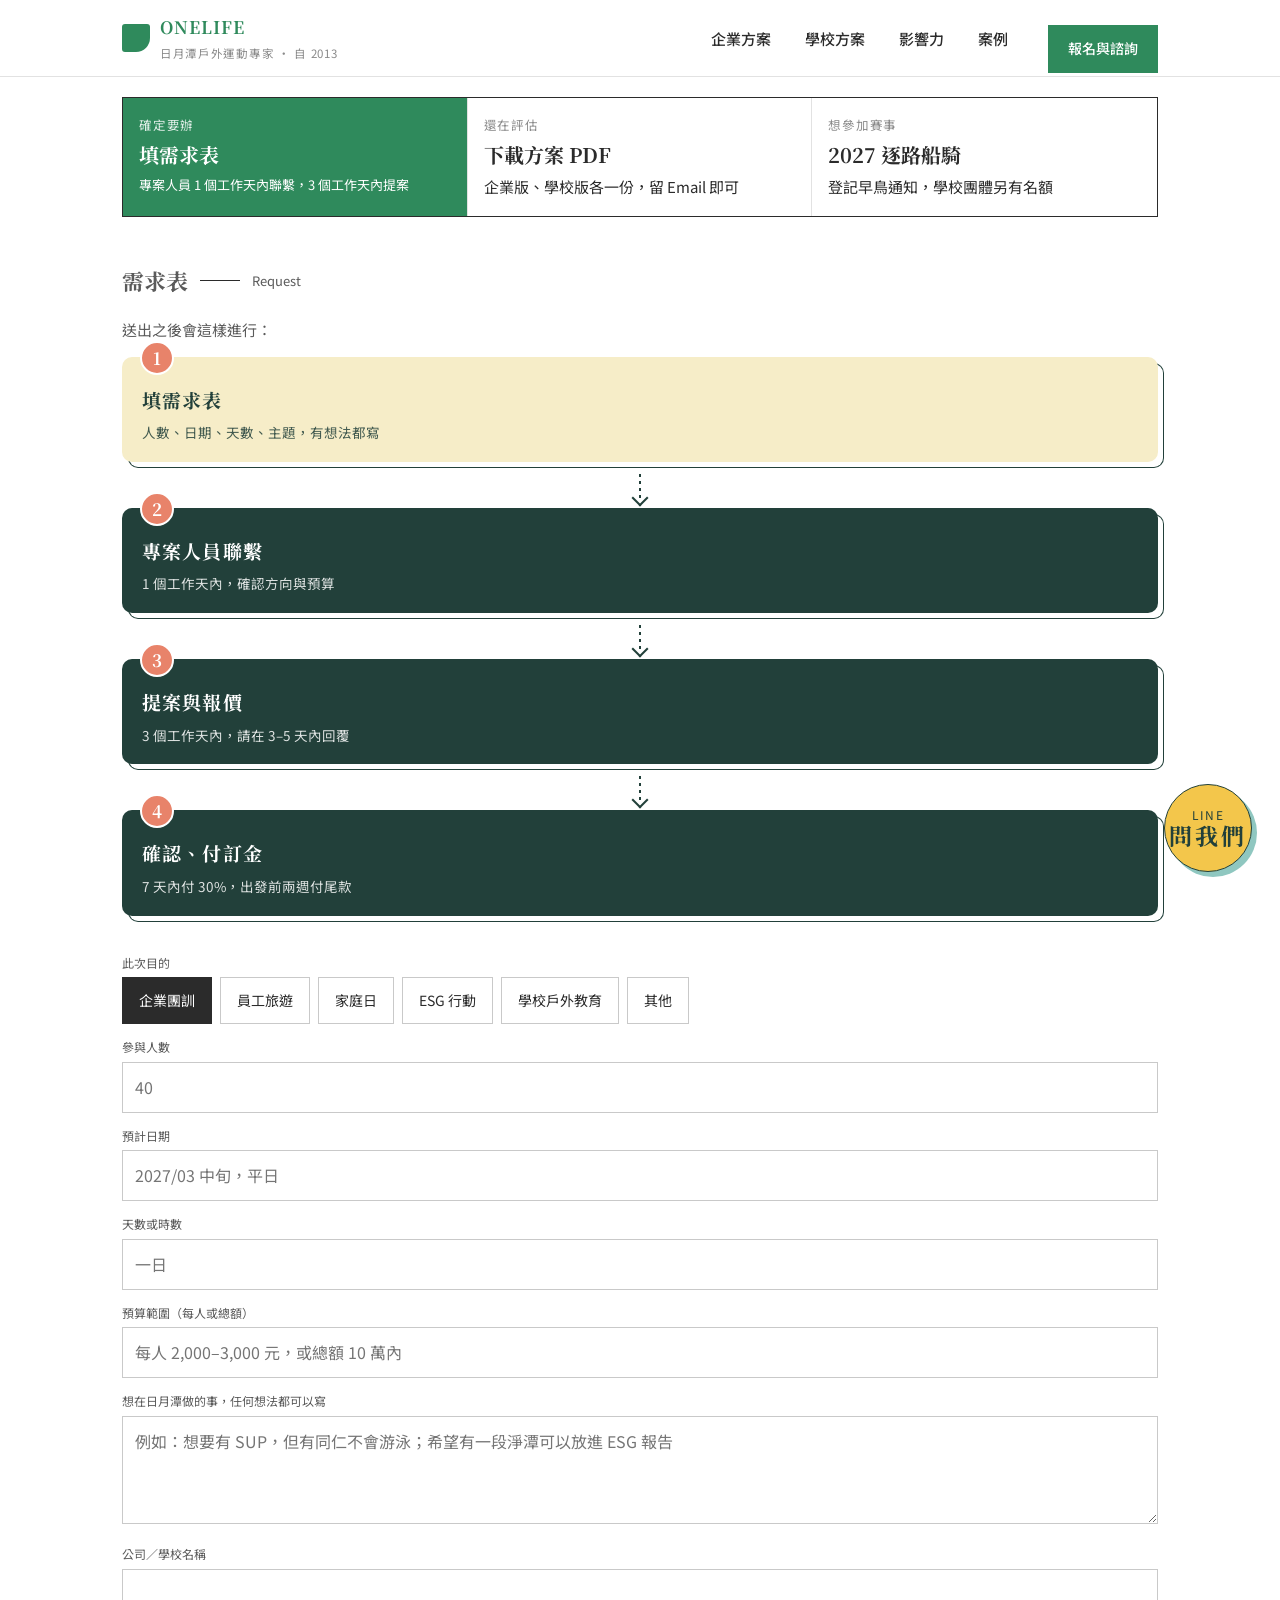
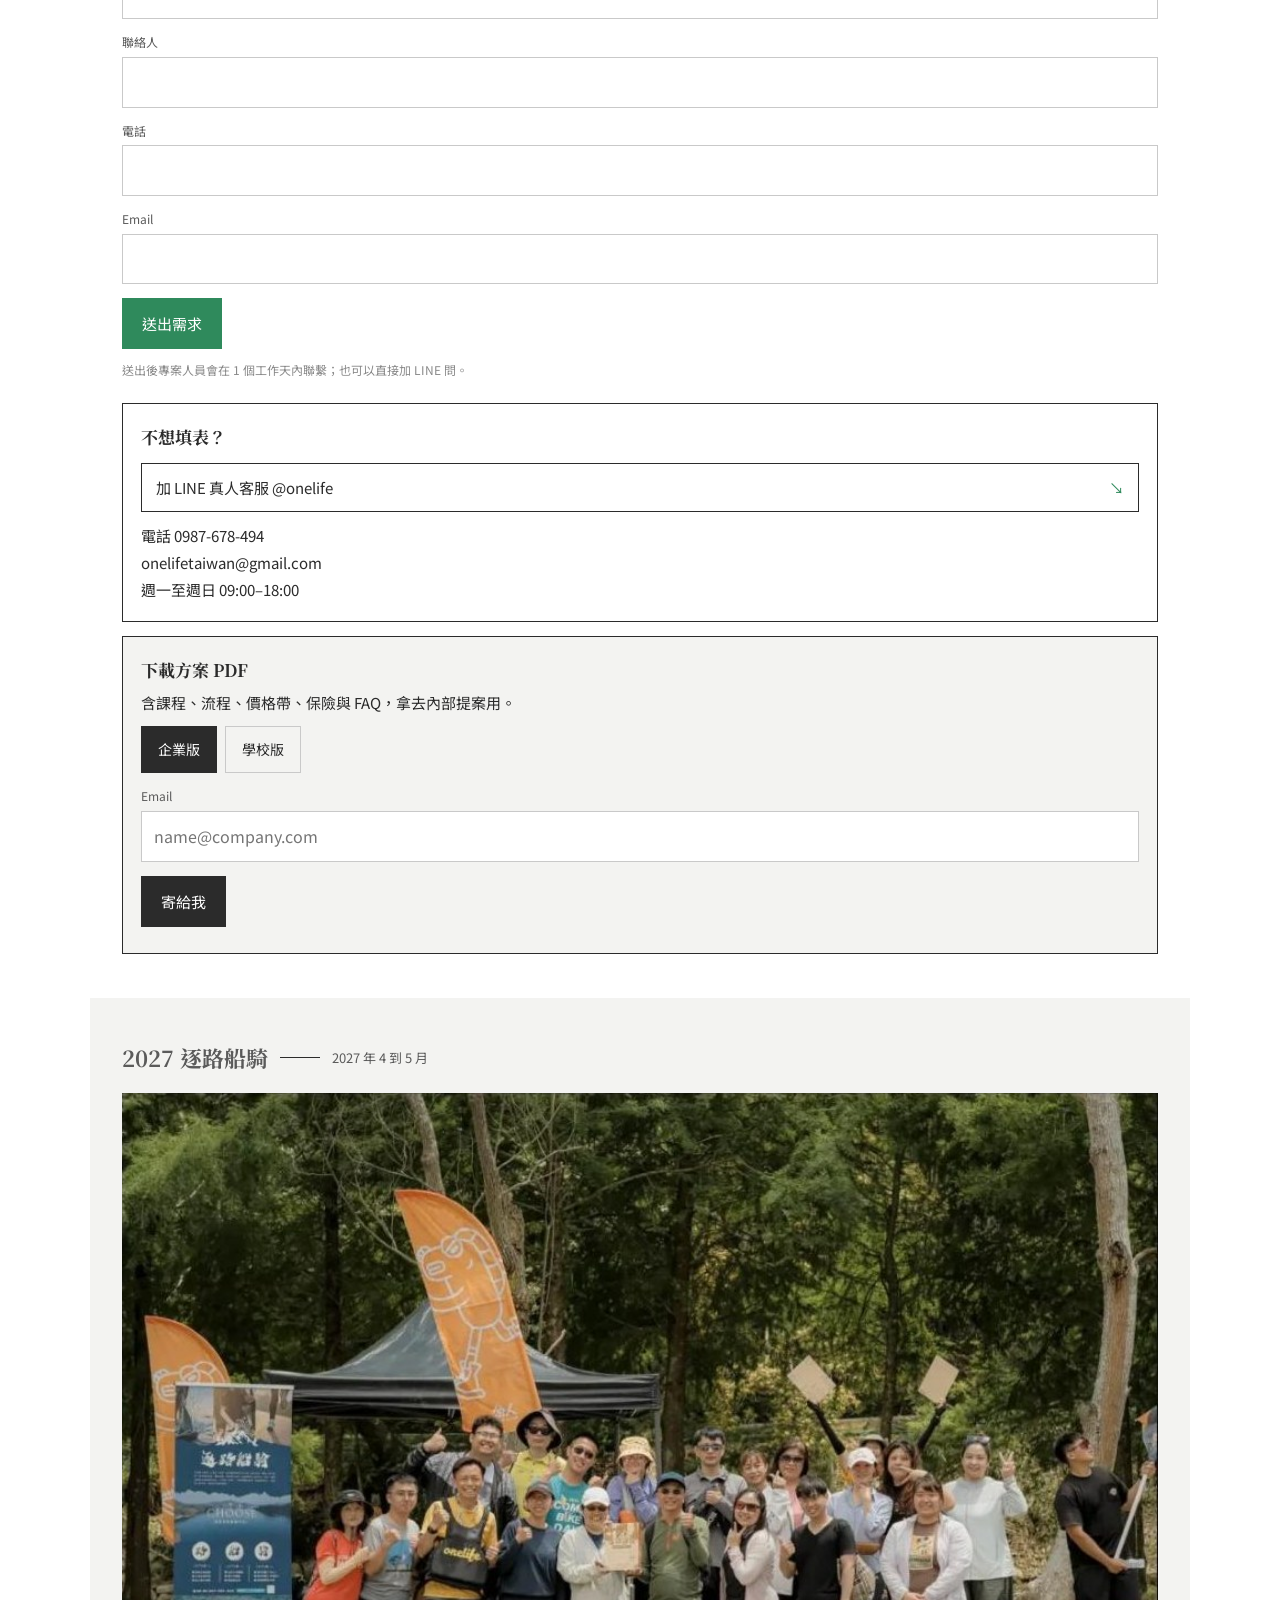
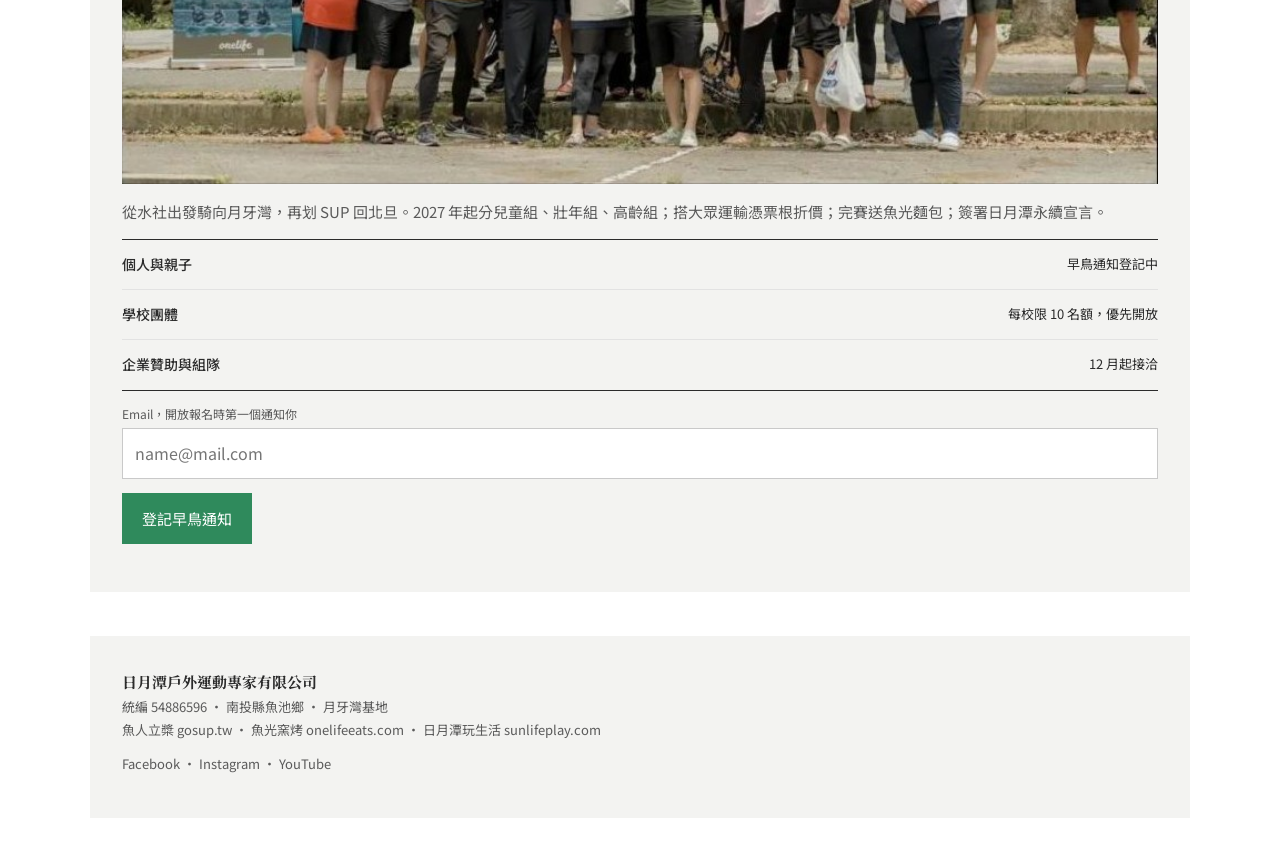
<file: contact.html>
<!doctype html>
<html lang="zh-Hant">
<head>
<meta charset="utf-8">
<meta name="viewport" content="width=device-width, initial-scale=1, viewport-fit=cover">
<title>報名與諮詢｜日月潭 ONELIFE</title>
<meta name="description" content="填需求表 3 個工作天內提案；下載企業／學校方案 PDF；2027 逐路船騎早鳥登記。">
<meta property="og:title" content="報名與諮詢｜日月潭 ONELIFE">
<meta property="og:description" content="填需求表 3 個工作天內提案；下載企業／學校方案 PDF；2027 逐路船騎早鳥登記。">
<meta property="og:image" content="photos/hero.jpg">
<meta property="og:type" content="website">
<link rel="preconnect" href="https://fonts.googleapis.com">
<link rel="stylesheet" href="https://fonts.googleapis.com/css2?family=Noto+Serif+TC:wght@500;700&family=Noto+Sans+TC:wght@400;500&display=swap">
<link rel="stylesheet" href="assets/style.css?v=5">
</head>
<body>
<header class="top"><div class="wrap bar">
<a class="brand" href="index.html" aria-label="ONELIFE 首頁"><div class="mark"></div><div><b>ONELIFE</b><small>日月潭戶外運動專家 · 自 2013</small></div></a>
<nav class="menu" id="menu" aria-label="主選單"><div class="mi"><a href="corporate.html" class="mi-top"><svg class="ico" viewBox="0 0 24 24" aria-hidden="true"><path d="M4 21V5h10v16M14 9h6v12M2 21h20M7.5 8h3M7.5 12h3M7.5 16h3"/></svg><span>企業方案</span></a><button class="mi-tog" type="button" aria-expanded="false" aria-controls="sub0" aria-label="展開企業方案"><svg viewBox="0 0 24 24" aria-hidden="true"><path d="M6 9l6 6 6-6"/></svg></button><div class="mi-sub" id="sub0"><a href="corporate.html#formats">三種時長</a><a href="corporate.html#outcome">員工會留下什麼</a><a href="corporate.html#cases">他們怎麼玩</a><a href="corporate.html#start">怎麼開始</a></div></div><div class="mi"><a href="school.html" class="mi-top"><svg class="ico" viewBox="0 0 24 24" aria-hidden="true"><path d="M2 9l10-5 10 5-10 5z"/><path d="M6 11v5c0 1.6 2.7 3 6 3s6-1.4 6-3v-5"/></svg><span>學校方案</span></a><button class="mi-tog" type="button" aria-expanded="false" aria-controls="sub1" aria-label="展開學校方案"><svg viewBox="0 0 24 24" aria-hidden="true"><path d="M6 9l6 6 6-6"/></svg></button><div class="mi-sub" id="sub1"><a href="school.html#programs">三種課程</a><a href="school.html#safety">安全與備案</a><a href="school.html#schools">來過的學校</a></div></div><div class="mi"><a href="impact.html" class="mi-top"><svg class="ico" viewBox="0 0 24 24" aria-hidden="true"><path d="M5 20c0-9 5-14 15-15-1 10-6 15-15 15z"/><path d="M5 20c3-5 6-8 10-10"/></svg><span>影響力</span></a><button class="mi-tog" type="button" aria-expanded="false" aria-controls="sub2" aria-label="展開影響力"><svg viewBox="0 0 24 24" aria-hidden="true"><path d="M6 9l6 6 6-6"/></svg></button><div class="mi-sub" id="sub2"><a href="impact.html#numbers">累計數字</a><a href="impact.html#records">田野調查記錄</a><a href="impact.html#routes">三條親清路線</a><a href="impact.html#people">地方培力</a><a href="impact.html#pledge">守護宣言</a></div></div><div class="mi"><a href="cases.html" class="mi-top"><svg class="ico" viewBox="0 0 24 24" aria-hidden="true"><rect x="3" y="5" width="18" height="14" rx="1"/><circle cx="9" cy="10" r="1.8"/><path d="M21 16l-5-5-9 8"/></svg><span>案例</span></a><button class="mi-tog" type="button" aria-expanded="false" aria-controls="sub3" aria-label="展開案例"><svg viewBox="0 0 24 24" aria-hidden="true"><path d="M6 9l6 6 6-6"/></svg></button><div class="mi-sub" id="sub3"><a href="cases.html#corp">企業</a><a href="cases.html#school">學校</a><a href="cases.html#gov">公部門與團體</a></div></div><a href="contact.html" class="nav-cta" aria-current="page">報名與諮詢</a><div class="menu-foot"><a href="https://www.facebook.com/@OneLifeOneself"><svg class="ico" viewBox="0 0 24 24" aria-hidden="true"><path d="M14 8h3V4h-3a4 4 0 0 0-4 4v3H7v4h3v6h4v-6h3l1-4h-4z"/></svg>Facebook 粉絲團</a><a href="https://www.instagram.com/onelife_tw"><svg class="ico" viewBox="0 0 24 24" aria-hidden="true"><rect x="3.5" y="3.5" width="17" height="17" rx="5"/><circle cx="12" cy="12" r="4"/><circle cx="17.2" cy="6.8" r=".6"/></svg>Instagram</a><a href="https://line.me/R/ti/p/@onelife"><svg class="ico" viewBox="0 0 24 24" aria-hidden="true"><path d="M12 4C6.5 4 3 7.3 3 11c0 3.4 2.9 6 7 6.8V21l3.5-3.2C18 17.3 21 14.5 21 11c0-3.7-3.5-7-9-7z"/></svg>LINE @onelife</a><a href="mailto:onelifetaiwan@gmail.com"><svg class="ico" viewBox="0 0 24 24" aria-hidden="true"><rect x="3" y="5" width="18" height="14" rx="1"/><path d="M3 6l9 7 9-7"/></svg>Email 給我們</a></div></nav>
<button class="burger" aria-label="開啟選單" aria-expanded="false" aria-controls="menu"><span></span><span></span></button>
</div></header>
<main class="wrap">
<section class="page" id="contact">
<div class="sec" style="margin-top:20px">
<div class="row c3 box">
<div style="background:var(--green);color:#fff"><div class="k" style="color:rgba(255,255,255,.85)">確定要辦</div><div class="serif" style="font-size:20px">填需求表</div><div style="font-size:13px">專案人員 1 個工作天內聯繫，3 個工作天內提案</div></div>
<div><div class="k">還在評估</div><div class="serif" style="font-size:20px">下載方案 PDF</div><div class="m">企業版、學校版各一份，留 Email 即可</div></div>
<div><div class="k">想參加賽事</div><div class="serif" style="font-size:20px">2027 逐路船騎</div><div class="m">登記早鳥通知，學校團體另有名額</div></div>
</div></div>

<div class="sec" id="form"><div class="h"><span class="serif">需求表</span><i></i><span>Request</span></div>
<p class="lead">送出之後會這樣進行：</p><ol class="flow">
<li class="fl-a"><span class="fl-n">1</span><b>填需求表</b><small>人數、日期、天數、主題，有想法都寫</small></li>
<li><span class="fl-n">2</span><b>專案人員聯繫</b><small>1 個工作天內，確認方向與預算</small></li>
<li><span class="fl-n">3</span><b>提案與報價</b><small>3 個工作天內，請在 3–5 天內回覆</small></li>
<li><span class="fl-n">4</span><b>確認、付訂金</b><small>7 天內付 30%，出發前兩週付尾款</small></li>
</ol><form class="jsform" data-type="需求表" novalidate style="margin-top:28px">
<label>此次目的</label>
<div class="chips" role="radiogroup" id="purpose">
<label class="chip"><input type="radio" name="目的" value="企業團訓" checked class="sr">企業團訓</label>
<label class="chip"><input type="radio" name="目的" value="員工旅遊" class="sr">員工旅遊</label>
<label class="chip"><input type="radio" name="目的" value="家庭日" class="sr">家庭日</label>
<label class="chip"><input type="radio" name="目的" value="ESG 行動" class="sr">ESG 行動</label>
<label class="chip"><input type="radio" name="目的" value="學校戶外教育" class="sr">學校戶外教育</label>
<label class="chip"><input type="radio" name="目的" value="其他" class="sr">其他</label>
</div>
<label for="n">參與人數</label><input id="n" name="人數" placeholder="40" required>
<label for="d">預計日期</label><input id="d" name="日期" placeholder="2027/03 中旬，平日">
<label for="len">天數或時數</label><input id="len" name="天數" placeholder="一日">
<label for="b">預算範圍（每人或總額）</label><input id="b" name="預算" placeholder="每人 2,000–3,000 元，或總額 10 萬內">
<label for="m">想在日月潭做的事，任何想法都可以寫</label><textarea id="m" name="需求" rows="3" placeholder="例如：想要有 SUP，但有同仁不會游泳；希望有一段淨潭可以放進 ESG 報告"></textarea>
<label for="org">公司／學校名稱</label><input id="org" name="單位" required>
<label for="name">聯絡人</label><input id="name" name="姓名" required>
<label for="tel">電話</label><input id="tel" name="電話" type="tel" required>
<label for="mail">Email</label><input id="mail" name="Email" type="email" required>
<input type="text" name="website" class="sr" tabindex="-1" autocomplete="off">
<div class="btns"><button type="submit" class="btn">送出需求</button></div>
<div class="msg" aria-live="polite"></div>
<div class="note">送出後專案人員會在 1 個工作天內聯繫；也可以直接加 LINE 問。</div>
</form>
<div class="box" style="padding:18px;margin-top:22px"><div class="serif" style="font-size:17px">不想填表？</div><a href="https://line.me/R/ti/p/@onelife" class="box" style="display:flex;justify-content:space-between;padding:10px 14px;margin:10px 0">加 LINE 真人客服 @onelife<span class="g">↘</span></a><div class="m">電話 0987-678-494<br>onelifetaiwan@gmail.com<br>週一至週日 09:00–18:00</div></div>
<form class="jsform box" data-type="下載PDF" id="download" style="padding:18px;margin-top:14px;background:var(--grey)" novalidate><div class="serif" style="font-size:17px">下載方案 PDF</div><p class="m" style="margin:4px 0 10px">含課程、流程、價格帶、保險與 FAQ，拿去內部提案用。</p>
<div class="chips"><label class="chip"><input type="radio" name="版本" value="企業版" checked class="sr">企業版</label><label class="chip"><input type="radio" name="版本" value="學校版" class="sr">學校版</label></div>
<label for="dl">Email</label><input id="dl" name="Email" type="email" placeholder="name@company.com" required>
<input type="text" name="website" class="sr" tabindex="-1" autocomplete="off">
<div class="btns"><button type="submit" class="btn" style="background:var(--ink);color:var(--bg)">寄給我</button></div><div class="msg" aria-live="polite"></div>
</form>
</div>

<div class="grey"><div class="h"><span class="serif">2027 逐路船騎</span><i></i><span>2027 年 4 到 5 月</span></div>
<img src="photos/challenge.jpg" alt="日管處首發團逐路船騎極限挑戰" style="margin-bottom:14px">
<p class="lead">從水社出發騎向月牙灣，再划 SUP 回北旦。2027 年起分兒童組、壯年組、高齡組；搭大眾運輸憑票根折價；完賽送魚光麵包；簽署日月潭永續宣言。</p>
<div class="tbl" style="border-top:1px solid var(--line)">
<div><b>個人與親子</b><span class="m">早鳥通知登記中</span></div>
<div><b>學校團體</b><span class="m">每校限 10 名額，優先開放</span></div>
<div style="border-bottom:1px solid var(--line)"><b>企業贊助與組隊</b><span class="m">12 月起接洽</span></div>
</div>
<form class="jsform" data-type="早鳥登記" id="race" novalidate><label for="r">Email，開放報名時第一個通知你</label><input id="r" name="Email" type="email" placeholder="name@mail.com" required><input type="text" name="website" class="sr" tabindex="-1" autocomplete="off"><div class="btns"><button type="submit" class="btn">登記早鳥通知</button></div><div class="msg" aria-live="polite"></div></form>
</div>

<div class="foot"><b>日月潭戶外運動專家有限公司</b>統編 54886596 · 南投縣魚池鄉 · 月牙灣基地<br>魚人立槳 gosup.tw · 魚光窯烤 onelifeeats.com · 日月潭玩生活 sunlifeplay.com<br><a href="https://www.facebook.com/@OneLifeOneself">Facebook</a> · <a href="https://www.instagram.com/onelife_tw">Instagram</a> · <a href="https://www.youtube.com/@leohsieh4955">YouTube</a></div>
</section>
</main>
<a class="fab" href="https://line.me/R/ti/p/@onelife" aria-label="LINE 線上諮詢"><small>LINE</small><b>問我們</b></a>
<script src="assets/config.js"></script>
<script src="assets/main.js?v=5"></script>
</body>
</html>
</file>
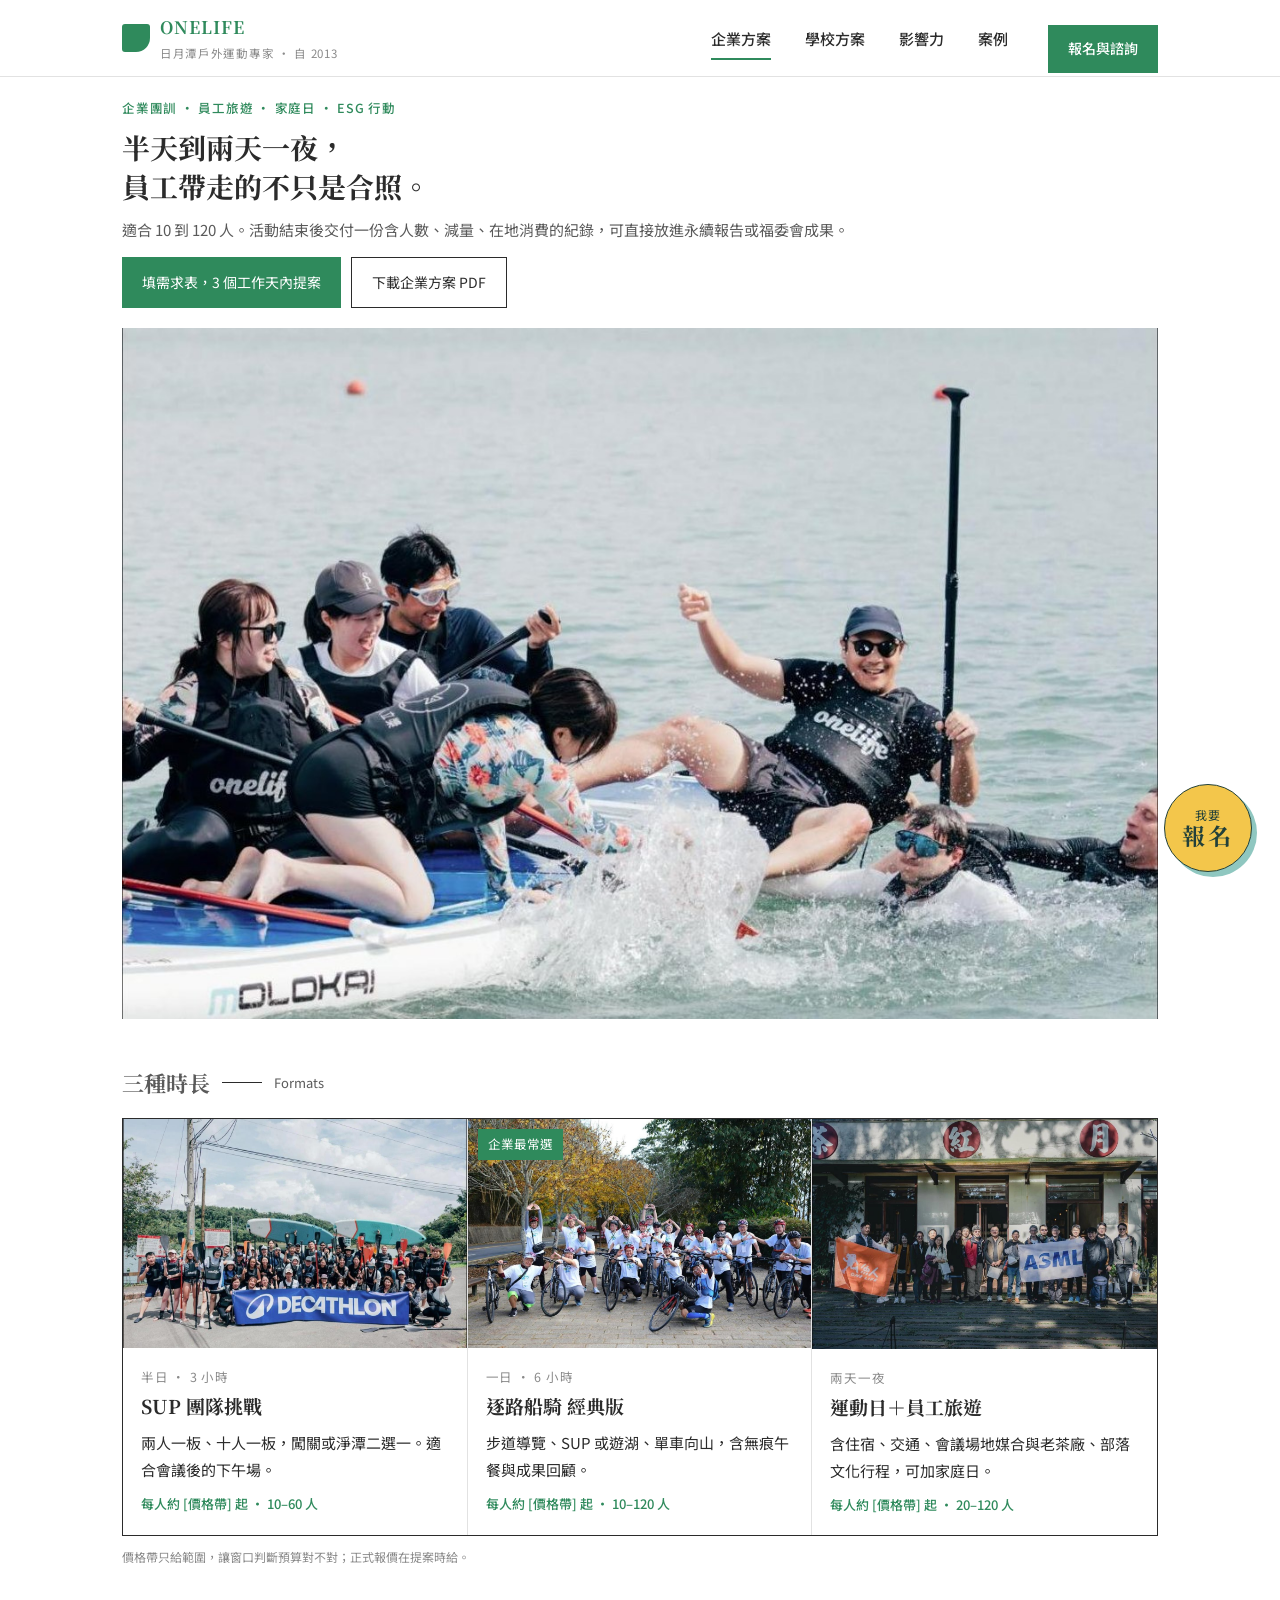
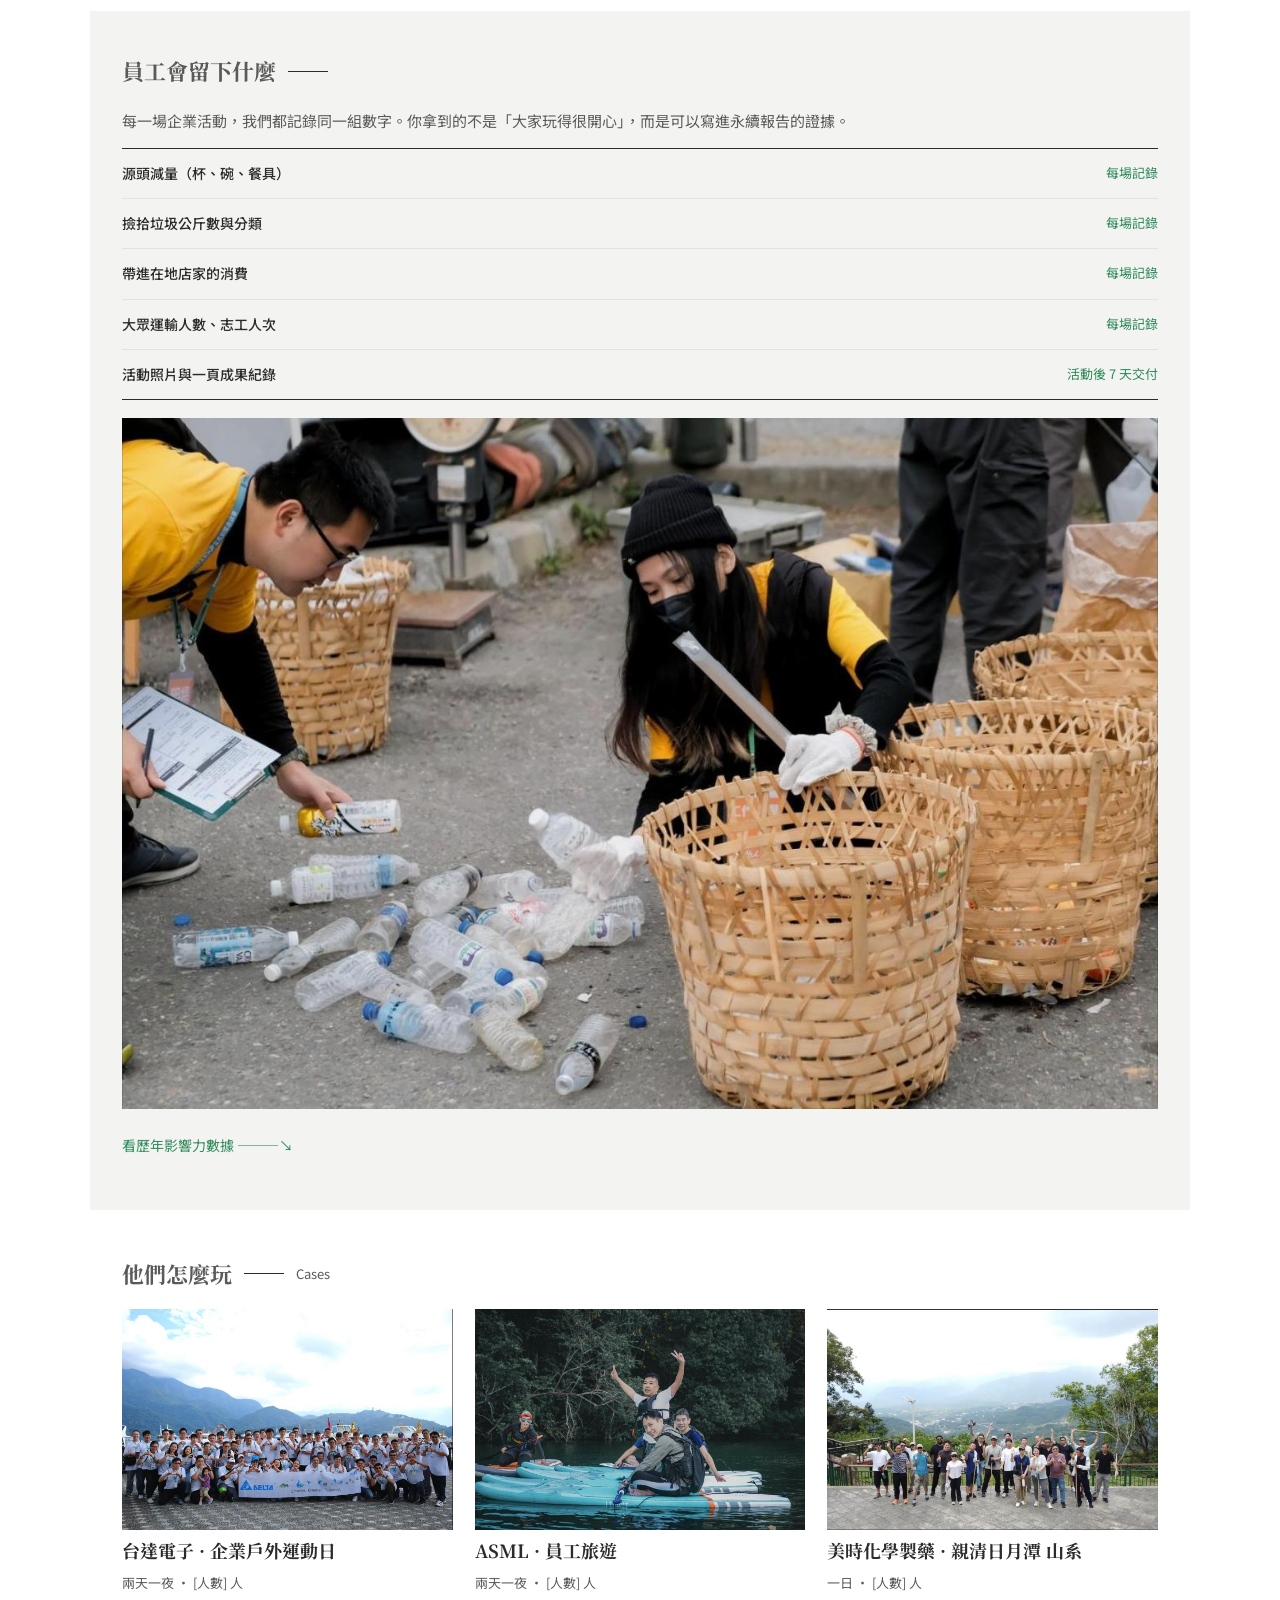
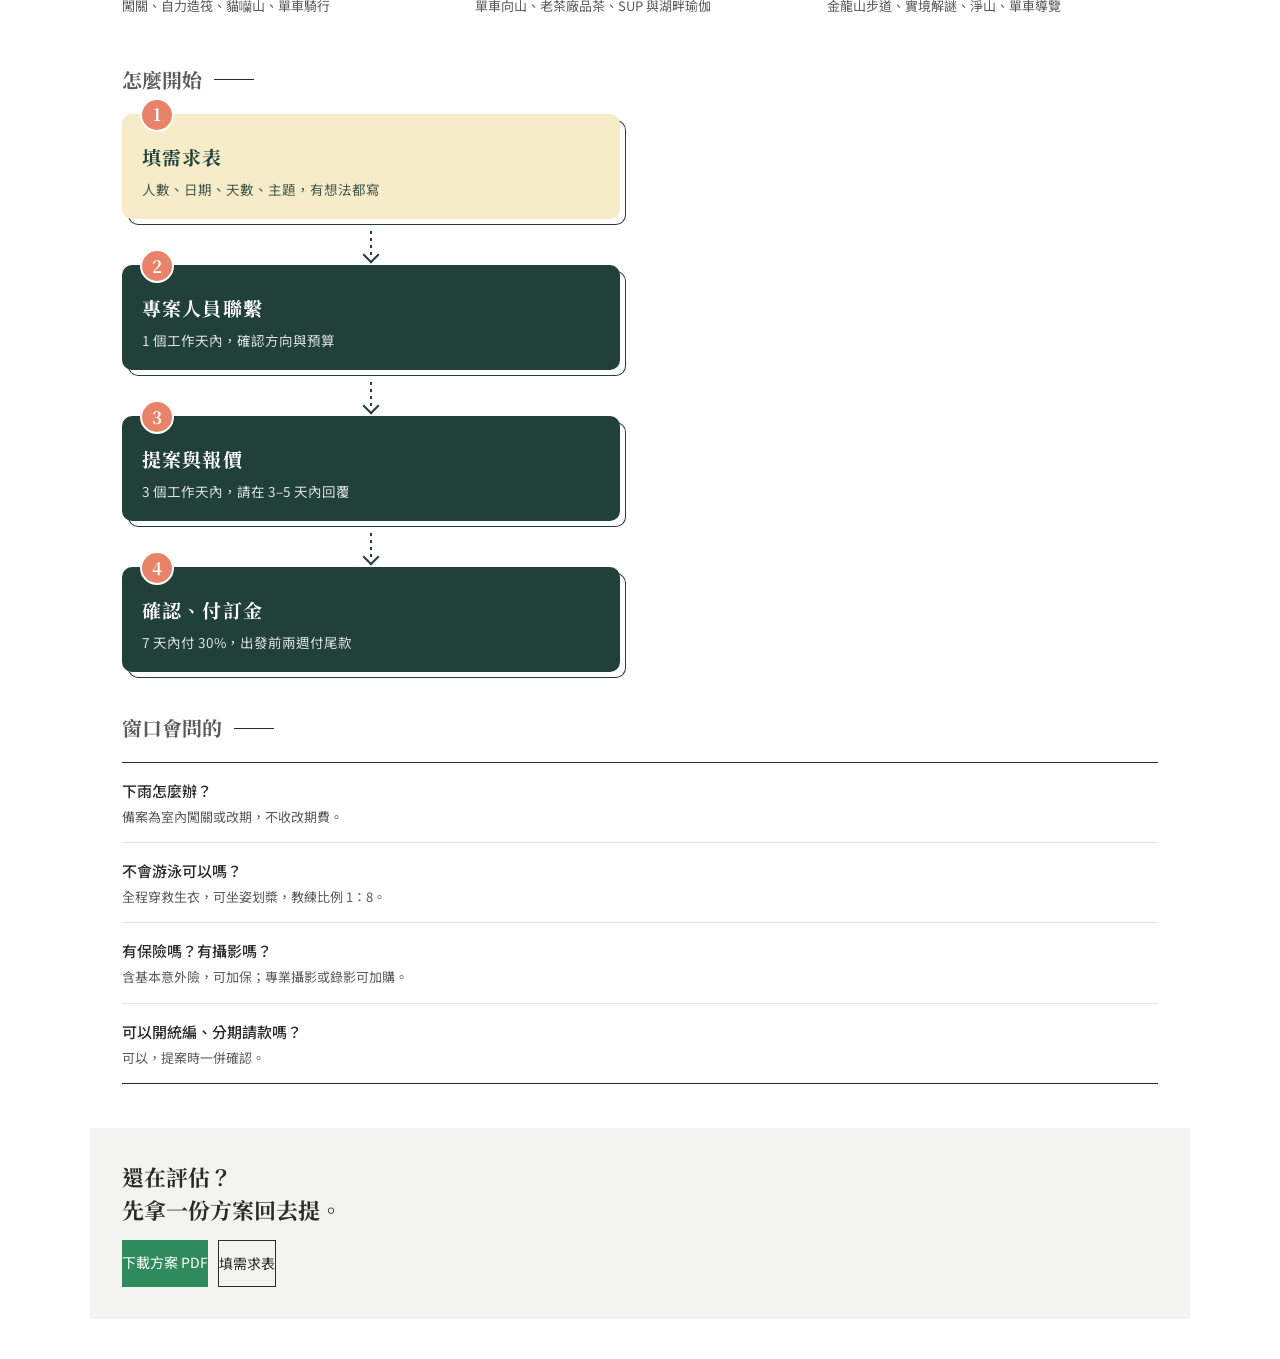
<file: corporate.html>
<!doctype html>
<html lang="zh-Hant">
<head>
<meta charset="utf-8">
<meta name="viewport" content="width=device-width, initial-scale=1, viewport-fit=cover">
<title>企業方案｜日月潭 ONELIFE 企業團訓與員工旅遊</title>
<meta name="description" content="半天到兩天一夜，10 到 120 人。SUP 團隊挑戰、逐路船騎、親清日月潭，活動後交付可寫進永續報告的成果紀錄。">
<meta property="og:title" content="企業方案｜日月潭 ONELIFE 企業團訓與員工旅遊">
<meta property="og:description" content="半天到兩天一夜，10 到 120 人。SUP 團隊挑戰、逐路船騎、親清日月潭，活動後交付可寫進永續報告的成果紀錄。">
<meta property="og:image" content="photos/hero.jpg">
<meta property="og:type" content="website">
<link rel="preconnect" href="https://fonts.googleapis.com">
<link rel="stylesheet" href="https://fonts.googleapis.com/css2?family=Noto+Serif+TC:wght@500;700&family=Noto+Sans+TC:wght@400;500&display=swap">
<link rel="stylesheet" href="assets/style.css?v=5">
</head>
<body>
<header class="top"><div class="wrap bar">
<a class="brand" href="index.html" aria-label="ONELIFE 首頁"><div class="mark"></div><div><b>ONELIFE</b><small>日月潭戶外運動專家 · 自 2013</small></div></a>
<nav class="menu" id="menu" aria-label="主選單"><div class="mi open"><a href="corporate.html" class="mi-top" aria-current="page"><svg class="ico" viewBox="0 0 24 24" aria-hidden="true"><path d="M4 21V5h10v16M14 9h6v12M2 21h20M7.5 8h3M7.5 12h3M7.5 16h3"/></svg><span>企業方案</span></a><button class="mi-tog" type="button" aria-expanded="true" aria-controls="sub0" aria-label="展開企業方案"><svg viewBox="0 0 24 24" aria-hidden="true"><path d="M6 9l6 6 6-6"/></svg></button><div class="mi-sub" id="sub0"><a href="corporate.html#formats">三種時長</a><a href="corporate.html#outcome">員工會留下什麼</a><a href="corporate.html#cases">他們怎麼玩</a><a href="corporate.html#start">怎麼開始</a></div></div><div class="mi"><a href="school.html" class="mi-top"><svg class="ico" viewBox="0 0 24 24" aria-hidden="true"><path d="M2 9l10-5 10 5-10 5z"/><path d="M6 11v5c0 1.6 2.7 3 6 3s6-1.4 6-3v-5"/></svg><span>學校方案</span></a><button class="mi-tog" type="button" aria-expanded="false" aria-controls="sub1" aria-label="展開學校方案"><svg viewBox="0 0 24 24" aria-hidden="true"><path d="M6 9l6 6 6-6"/></svg></button><div class="mi-sub" id="sub1"><a href="school.html#programs">三種課程</a><a href="school.html#safety">安全與備案</a><a href="school.html#schools">來過的學校</a></div></div><div class="mi"><a href="impact.html" class="mi-top"><svg class="ico" viewBox="0 0 24 24" aria-hidden="true"><path d="M5 20c0-9 5-14 15-15-1 10-6 15-15 15z"/><path d="M5 20c3-5 6-8 10-10"/></svg><span>影響力</span></a><button class="mi-tog" type="button" aria-expanded="false" aria-controls="sub2" aria-label="展開影響力"><svg viewBox="0 0 24 24" aria-hidden="true"><path d="M6 9l6 6 6-6"/></svg></button><div class="mi-sub" id="sub2"><a href="impact.html#numbers">累計數字</a><a href="impact.html#records">田野調查記錄</a><a href="impact.html#routes">三條親清路線</a><a href="impact.html#people">地方培力</a><a href="impact.html#pledge">守護宣言</a></div></div><div class="mi"><a href="cases.html" class="mi-top"><svg class="ico" viewBox="0 0 24 24" aria-hidden="true"><rect x="3" y="5" width="18" height="14" rx="1"/><circle cx="9" cy="10" r="1.8"/><path d="M21 16l-5-5-9 8"/></svg><span>案例</span></a><button class="mi-tog" type="button" aria-expanded="false" aria-controls="sub3" aria-label="展開案例"><svg viewBox="0 0 24 24" aria-hidden="true"><path d="M6 9l6 6 6-6"/></svg></button><div class="mi-sub" id="sub3"><a href="cases.html#corp">企業</a><a href="cases.html#school">學校</a><a href="cases.html#gov">公部門與團體</a></div></div><a href="contact.html" class="nav-cta">報名與諮詢</a><div class="menu-foot"><a href="https://www.facebook.com/@OneLifeOneself"><svg class="ico" viewBox="0 0 24 24" aria-hidden="true"><path d="M14 8h3V4h-3a4 4 0 0 0-4 4v3H7v4h3v6h4v-6h3l1-4h-4z"/></svg>Facebook 粉絲團</a><a href="https://www.instagram.com/onelife_tw"><svg class="ico" viewBox="0 0 24 24" aria-hidden="true"><rect x="3.5" y="3.5" width="17" height="17" rx="5"/><circle cx="12" cy="12" r="4"/><circle cx="17.2" cy="6.8" r=".6"/></svg>Instagram</a><a href="https://line.me/R/ti/p/@onelife"><svg class="ico" viewBox="0 0 24 24" aria-hidden="true"><path d="M12 4C6.5 4 3 7.3 3 11c0 3.4 2.9 6 7 6.8V21l3.5-3.2C18 17.3 21 14.5 21 11c0-3.7-3.5-7-9-7z"/></svg>LINE @onelife</a><a href="mailto:onelifetaiwan@gmail.com"><svg class="ico" viewBox="0 0 24 24" aria-hidden="true"><rect x="3" y="5" width="18" height="14" rx="1"/><path d="M3 6l9 7 9-7"/></svg>Email 給我們</a></div></nav>
<button class="burger" aria-label="開啟選單" aria-expanded="false" aria-controls="menu"><span></span><span></span></button>
</div></header>
<main class="wrap">
<section class="page" id="corp">
<div class="sec" style="margin-top:20px">
<div class="k" style="color:var(--green);font-weight:500">企業團訓 · 員工旅遊 · 家庭日 · ESG 行動</div>
<h1 class="serif" style="font-size:28px;line-height:1.4;margin:8px 0 10px">半天到兩天一夜，<br>員工帶走的不只是合照。</h1>
<p class="lead">適合 10 到 120 人。活動結束後交付一份含人數、減量、在地消費的紀錄，可直接放進永續報告或福委會成果。</p>
<div class="btns"><a href="contact.html" class="btn">填需求表，3 個工作天內提案</a><a href="contact.html" class="btn o">下載企業方案 PDF</a></div>
<img src="photos/deca2.jpg" alt="迪卡儂團隊 SUP 落水大笑" style="margin-top:20px">
</div>

<div class="sec" id="formats"><div class="h"><span class="serif">三種時長</span><i></i><span>Formats</span></div>
<div class="row c3 box">
<div style="padding:0"><img src="photos/deca1.jpg" alt=""><div style="padding:18px"><div class="k">半日 · 3 小時</div><div class="serif" style="font-size:19px">SUP 團隊挑戰</div><p class="m" style="margin:6px 0">兩人一板、十人一板，闖關或淨潭二選一。適合會議後的下午場。</p><span class="g" style="font-size:13px;font-weight:500">每人約 [價格帶] 起 · 10–60 人</span></div></div>
<div style="padding:0;position:relative"><span style="position:absolute;top:10px;left:10px;background:var(--green);color:#fff;font-size:12.5px;padding:4px 10px;z-index:1">企業最常選</span><img src="photos/cg_road.jpg" alt=""><div style="padding:18px"><div class="k">一日 · 6 小時</div><div class="serif" style="font-size:19px">逐路船騎 經典版</div><p class="m" style="margin:6px 0">步道導覽、SUP 或遊湖、單車向山，含無痕午餐與成果回顧。</p><span class="g" style="font-size:13px;font-weight:500">每人約 [價格帶] 起 · 10–120 人</span></div></div>
<div style="padding:0"><img src="photos/asml1.jpg" alt=""><div style="padding:18px"><div class="k">兩天一夜</div><div class="serif" style="font-size:19px">運動日＋員工旅遊</div><p class="m" style="margin:6px 0">含住宿、交通、會議場地媒合與老茶廠、部落文化行程，可加家庭日。</p><span class="g" style="font-size:13px;font-weight:500">每人約 [價格帶] 起 · 20–120 人</span></div></div>
</div>
<div class="note">價格帶只給範圍，讓窗口判斷預算對不對；正式報價在提案時給。</div></div>

<div class="grey" id="outcome"><div class="h"><span class="serif">員工會留下什麼</span><i></i></div>
<p class="lead">每一場企業活動，我們都記錄同一組數字。你拿到的不是「大家玩得很開心」，而是可以寫進永續報告的證據。</p>
<div class="tbl" style="border-top:1px solid var(--line)">
<div><b>源頭減量（杯、碗、餐具）</b><span class="g">每場記錄</span></div>
<div><b>撿拾垃圾公斤數與分類</b><span class="g">每場記錄</span></div>
<div><b>帶進在地店家的消費</b><span class="g">每場記錄</span></div>
<div><b>大眾運輸人數、志工人次</b><span class="g">每場記錄</span></div>
<div style="border-bottom:1px solid var(--line)"><b>活動照片與一頁成果紀錄</b><span class="g">活動後 7 天交付</span></div>
</div>
<img src="photos/pick2.jpg" alt="拾光行動分類秤重" style="margin-top:18px">
<a href="impact.html" class="more" style="display:block;margin-top:12px">看歷年影響力數據 ———↘</a>
</div>

<div class="sec" id="cases"><div class="h"><span class="serif">他們怎麼玩</span><i></i><span>Cases</span></div>
<div class="grid3">
<a href="case-lotuspharm.html" class="card"><img src="photos/delta2.jpg" alt=""><span class="serif">台達電子 · 企業戶外運動日</span><span class="m">兩天一夜 · [人數] 人<br>闖關、自力造筏、貓囒山、單車騎行</span></a>
<a href="case-lotuspharm.html" class="card"><img src="photos/asml3.jpg" alt=""><span class="serif">ASML · 員工旅遊</span><span class="m">兩天一夜 · [人數] 人<br>單車向山、老茶廠品茶、SUP 與湖畔瑜伽</span></a>
<a href="case-lotuspharm.html" class="card"><img src="photos/lotus3.jpg" alt=""><span class="serif">美時化學製藥 · 親清日月潭 山系</span><span class="m">一日 · [人數] 人<br>金龍山步道、實境解謎、淨山、單車導覽</span></a>
</div></div>

<div class="sec grid2">
<div id="start"><div class="h"><span class="serif" style="font-size:20px">怎麼開始</span><i></i></div><ol class="flow">
<li class="fl-a"><span class="fl-n">1</span><b>填需求表</b><small>人數、日期、天數、主題，有想法都寫</small></li>
<li><span class="fl-n">2</span><b>專案人員聯繫</b><small>1 個工作天內，確認方向與預算</small></li>
<li><span class="fl-n">3</span><b>提案與報價</b><small>3 個工作天內，請在 3–5 天內回覆</small></li>
<li><span class="fl-n">4</span><b>確認、付訂金</b><small>7 天內付 30%，出發前兩週付尾款</small></li>
</ol></div></div>
<div><div class="h" style="margin-top:30px"><span class="serif" style="font-size:20px">窗口會問的</span><i></i></div>
<div class="list">
<div><div><b>下雨怎麼辦？</b><p>備案為室內闖關或改期，不收改期費。</p></div></div>
<div><div><b>不會游泳可以嗎？</b><p>全程穿救生衣，可坐姿划槳，教練比例 1：8。</p></div></div>
<div><div><b>有保險嗎？有攝影嗎？</b><p>含基本意外險，可加保；專業攝影或錄影可加購。</p></div></div>
<div style="border-bottom:1px solid var(--line)"><div><b>可以開統編、分期請款嗎？</b><p>可以，提案時一併確認。</p></div></div>
</div></div>
</div>

<div class="foot"><div class="serif" style="font-size:22px;line-height:1.5;color:var(--ink)">還在評估？<br>先拿一份方案回去提。</div><div class="btns"><a href="contact.html" class="btn">下載方案 PDF</a><a href="contact.html" class="btn o">填需求表</a></div></div>
</section>
</main>
<a class="fab" href="contact.html#form" aria-label="我要報名"><small>我要</small><b>報名</b></a>
<script src="assets/config.js"></script>
<script src="assets/main.js?v=5"></script>
</body>
</html>
</file>
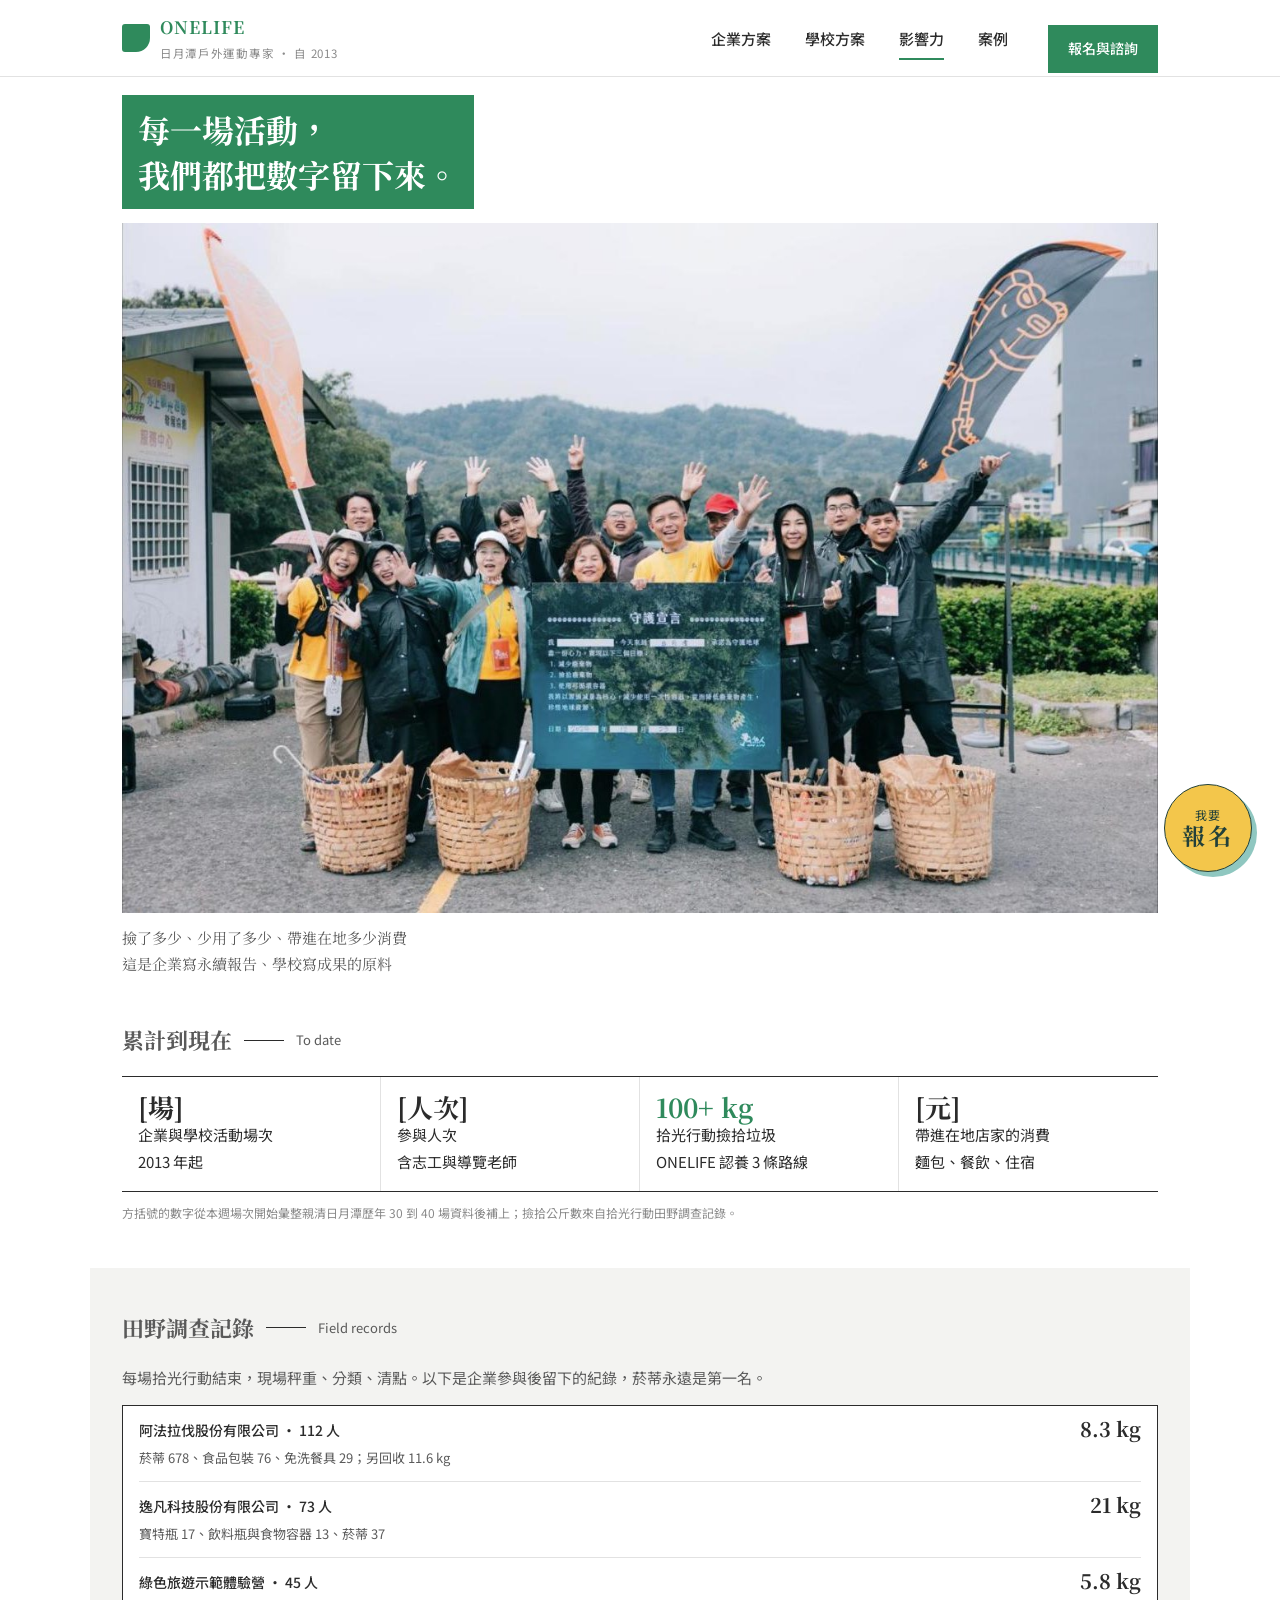
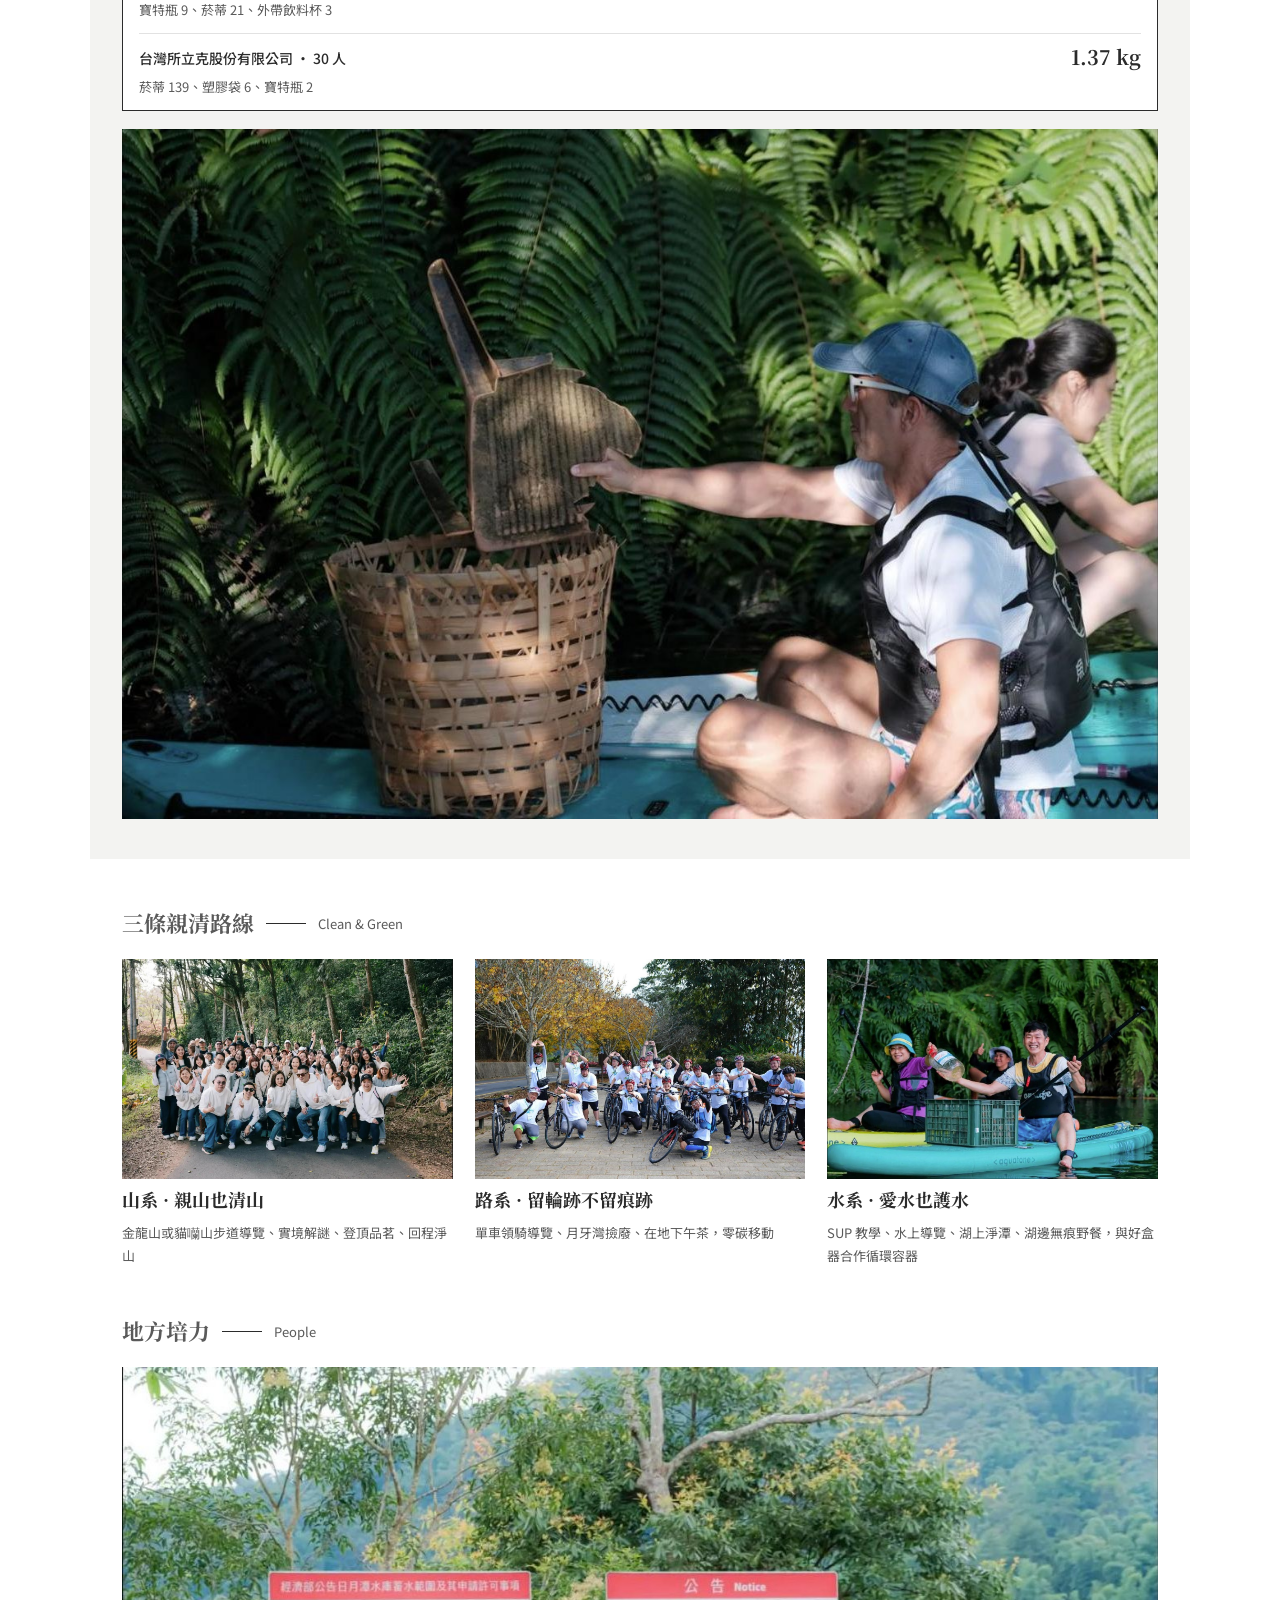
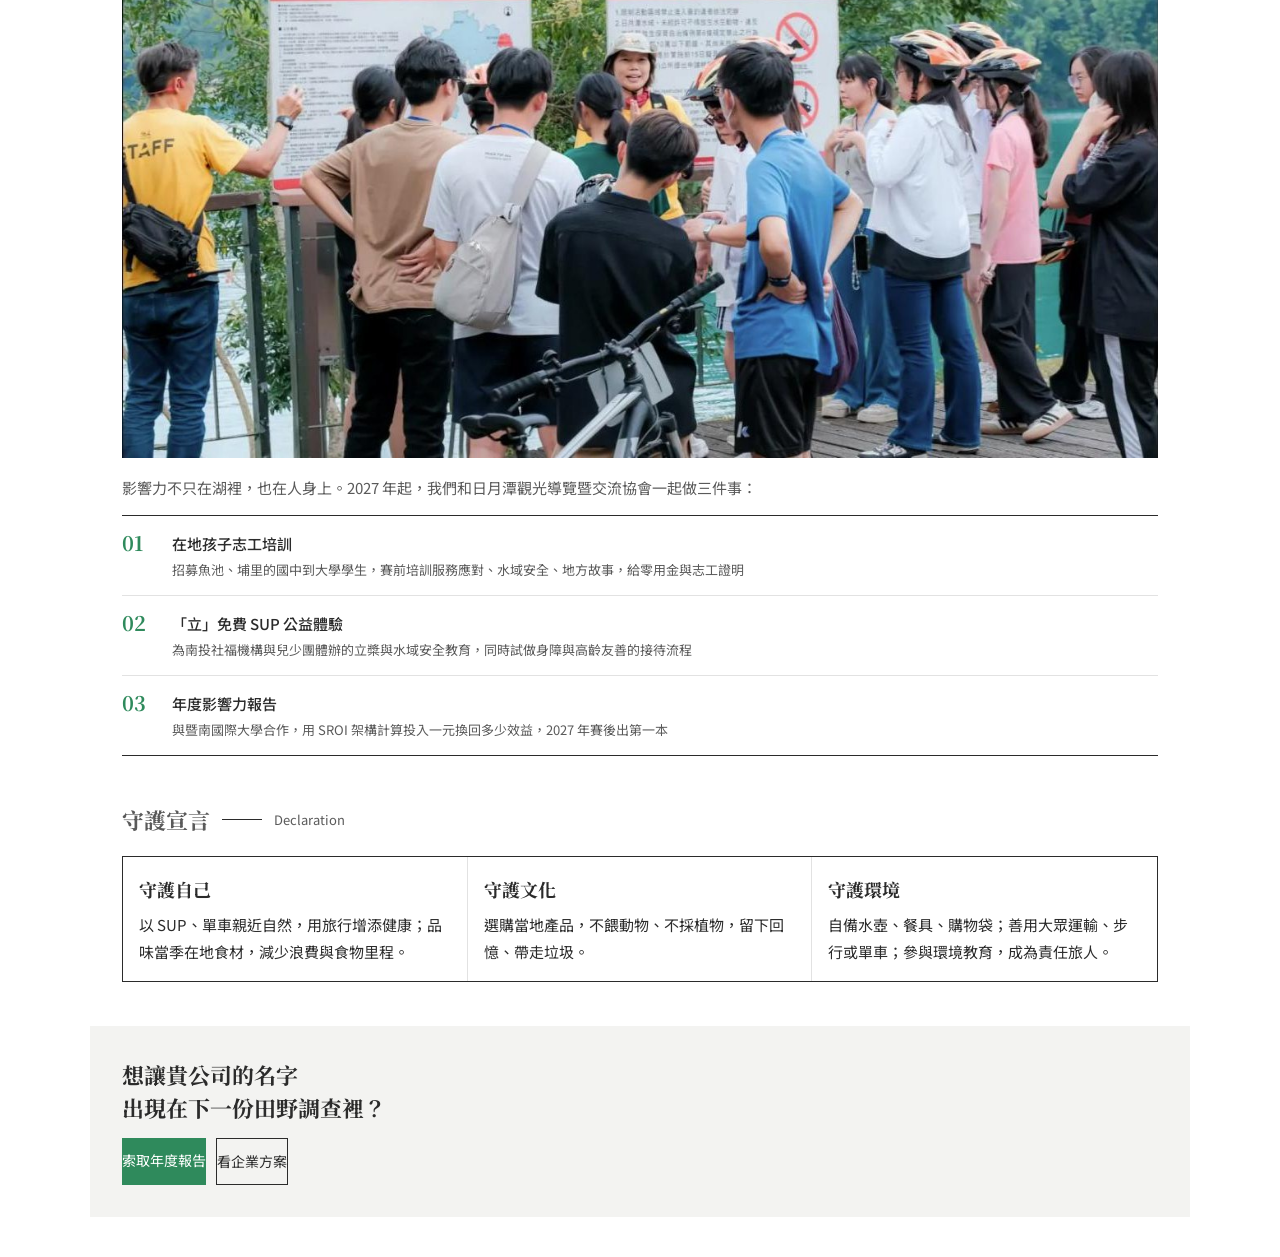
<file: impact.html>
<!doctype html>
<html lang="zh-Hant">
<head>
<meta charset="utf-8">
<meta name="viewport" content="width=device-width, initial-scale=1, viewport-fit=cover">
<title>影響力｜ONELIFE 拾光行動與親清日月潭數據</title>
<meta name="description" content="拾光行動田野調查、親清日月潭歷年減量與在地消費，企業永續報告的原料。">
<meta property="og:title" content="影響力｜ONELIFE 拾光行動與親清日月潭數據">
<meta property="og:description" content="拾光行動田野調查、親清日月潭歷年減量與在地消費，企業永續報告的原料。">
<meta property="og:image" content="photos/hero.jpg">
<meta property="og:type" content="website">
<link rel="preconnect" href="https://fonts.googleapis.com">
<link rel="stylesheet" href="https://fonts.googleapis.com/css2?family=Noto+Serif+TC:wght@500;700&family=Noto+Sans+TC:wght@400;500&display=swap">
<link rel="stylesheet" href="assets/style.css?v=5">
</head>
<body>
<header class="top"><div class="wrap bar">
<a class="brand" href="index.html" aria-label="ONELIFE 首頁"><div class="mark"></div><div><b>ONELIFE</b><small>日月潭戶外運動專家 · 自 2013</small></div></a>
<nav class="menu" id="menu" aria-label="主選單"><div class="mi"><a href="corporate.html" class="mi-top"><svg class="ico" viewBox="0 0 24 24" aria-hidden="true"><path d="M4 21V5h10v16M14 9h6v12M2 21h20M7.5 8h3M7.5 12h3M7.5 16h3"/></svg><span>企業方案</span></a><button class="mi-tog" type="button" aria-expanded="false" aria-controls="sub0" aria-label="展開企業方案"><svg viewBox="0 0 24 24" aria-hidden="true"><path d="M6 9l6 6 6-6"/></svg></button><div class="mi-sub" id="sub0"><a href="corporate.html#formats">三種時長</a><a href="corporate.html#outcome">員工會留下什麼</a><a href="corporate.html#cases">他們怎麼玩</a><a href="corporate.html#start">怎麼開始</a></div></div><div class="mi"><a href="school.html" class="mi-top"><svg class="ico" viewBox="0 0 24 24" aria-hidden="true"><path d="M2 9l10-5 10 5-10 5z"/><path d="M6 11v5c0 1.6 2.7 3 6 3s6-1.4 6-3v-5"/></svg><span>學校方案</span></a><button class="mi-tog" type="button" aria-expanded="false" aria-controls="sub1" aria-label="展開學校方案"><svg viewBox="0 0 24 24" aria-hidden="true"><path d="M6 9l6 6 6-6"/></svg></button><div class="mi-sub" id="sub1"><a href="school.html#programs">三種課程</a><a href="school.html#safety">安全與備案</a><a href="school.html#schools">來過的學校</a></div></div><div class="mi open"><a href="impact.html" class="mi-top" aria-current="page"><svg class="ico" viewBox="0 0 24 24" aria-hidden="true"><path d="M5 20c0-9 5-14 15-15-1 10-6 15-15 15z"/><path d="M5 20c3-5 6-8 10-10"/></svg><span>影響力</span></a><button class="mi-tog" type="button" aria-expanded="true" aria-controls="sub2" aria-label="展開影響力"><svg viewBox="0 0 24 24" aria-hidden="true"><path d="M6 9l6 6 6-6"/></svg></button><div class="mi-sub" id="sub2"><a href="impact.html#numbers">累計數字</a><a href="impact.html#records">田野調查記錄</a><a href="impact.html#routes">三條親清路線</a><a href="impact.html#people">地方培力</a><a href="impact.html#pledge">守護宣言</a></div></div><div class="mi"><a href="cases.html" class="mi-top"><svg class="ico" viewBox="0 0 24 24" aria-hidden="true"><rect x="3" y="5" width="18" height="14" rx="1"/><circle cx="9" cy="10" r="1.8"/><path d="M21 16l-5-5-9 8"/></svg><span>案例</span></a><button class="mi-tog" type="button" aria-expanded="false" aria-controls="sub3" aria-label="展開案例"><svg viewBox="0 0 24 24" aria-hidden="true"><path d="M6 9l6 6 6-6"/></svg></button><div class="mi-sub" id="sub3"><a href="cases.html#corp">企業</a><a href="cases.html#school">學校</a><a href="cases.html#gov">公部門與團體</a></div></div><a href="contact.html" class="nav-cta">報名與諮詢</a><div class="menu-foot"><a href="https://www.facebook.com/@OneLifeOneself"><svg class="ico" viewBox="0 0 24 24" aria-hidden="true"><path d="M14 8h3V4h-3a4 4 0 0 0-4 4v3H7v4h3v6h4v-6h3l1-4h-4z"/></svg>Facebook 粉絲團</a><a href="https://www.instagram.com/onelife_tw"><svg class="ico" viewBox="0 0 24 24" aria-hidden="true"><rect x="3.5" y="3.5" width="17" height="17" rx="5"/><circle cx="12" cy="12" r="4"/><circle cx="17.2" cy="6.8" r=".6"/></svg>Instagram</a><a href="https://line.me/R/ti/p/@onelife"><svg class="ico" viewBox="0 0 24 24" aria-hidden="true"><path d="M12 4C6.5 4 3 7.3 3 11c0 3.4 2.9 6 7 6.8V21l3.5-3.2C18 17.3 21 14.5 21 11c0-3.7-3.5-7-9-7z"/></svg>LINE @onelife</a><a href="mailto:onelifetaiwan@gmail.com"><svg class="ico" viewBox="0 0 24 24" aria-hidden="true"><rect x="3" y="5" width="18" height="14" rx="1"/><path d="M3 6l9 7 9-7"/></svg>Email 給我們</a></div></nav>
<button class="burger" aria-label="開啟選單" aria-expanded="false" aria-controls="menu"><span></span><span></span></button>
</div></header>
<main class="wrap">
<section class="page" id="impact">
<div class="hero"><div class="t">每一場活動，<br>我們都把數字留下來。</div><img src="photos/pick1.jpg" alt="拾光行動守護宣言合照" style="object-position:center 60%"><div class="s">撿了多少、少用了多少、帶進在地多少消費<br>這是企業寫永續報告、學校寫成果的原料</div></div>

<div class="sec" id="numbers"><div class="h"><span class="serif">累計到現在</span><i></i><span>To date</span></div>
<div class="row c4" style="border-top:1px solid var(--line);border-bottom:1px solid var(--line)">
<div><div class="num">[場]</div><div class="m">企業與學校活動場次<br>2013 年起</div></div>
<div><div class="num">[人次]</div><div class="m">參與人次<br>含志工與導覽老師</div></div>
<div><div class="num g">100+ kg</div><div class="m">拾光行動撿拾垃圾<br>ONELIFE 認養 3 條路線</div></div>
<div><div class="num">[元]</div><div class="m">帶進在地店家的消費<br>麵包、餐飲、住宿</div></div>
</div>
<div class="note">方括號的數字從本週場次開始彙整親清日月潭歷年 30 到 40 場資料後補上；撿拾公斤數來自拾光行動田野調查記錄。</div></div>

<div class="grey" id="records"><div class="h"><span class="serif">田野調查記錄</span><i></i><span>Field records</span></div>
<p class="lead">每場拾光行動結束，現場秤重、分類、清點。以下是企業參與後留下的紀錄，菸蒂永遠是第一名。</p>
<div class="tbl box" style="background:var(--bg);padding:0 16px">
<div><b>阿法拉伐股份有限公司 · 112 人</b><span class="num">8.3 kg</span><small>菸蒂 678、食品包裝 76、免洗餐具 29；另回收 11.6 kg</small></div>
<div><b>逸凡科技股份有限公司 · 73 人</b><span class="num">21 kg</span><small>寶特瓶 17、飲料瓶與食物容器 13、菸蒂 37</small></div>
<div><b>綠色旅遊示範體驗營 · 45 人</b><span class="num">5.8 kg</span><small>寶特瓶 9、菸蒂 21、外帶飲料杯 3</small></div>
<div style="border-bottom:none"><b>台灣所立克股份有限公司 · 30 人</b><span class="num">1.37 kg</span><small>菸蒂 139、塑膠袋 6、寶特瓶 2</small></div>
</div>
<img src="photos/cg_basket.jpg" alt="SUP 上撿到的腳踏墊" style="margin-top:18px">
</div>

<div class="sec" id="routes"><div class="h"><span class="serif">三條親清路線</span><i></i><span>Clean &amp; Green</span></div>
<div class="grid3">
<div class="card"><img src="photos/cg_mountain.jpg" alt=""><span class="serif">山系 · 親山也清山</span><span class="m">金龍山或貓囒山步道導覽、實境解謎、登頂品茗、回程淨山</span></div>
<div class="card"><img src="photos/cg_road.jpg" alt=""><span class="serif">路系 · 留輪跡不留痕跡</span><span class="m">單車領騎導覽、月牙灣撿廢、在地下午茶，零碳移動</span></div>
<div class="card"><img src="photos/cg_water.jpg" alt=""><span class="serif">水系 · 愛水也護水</span><span class="m">SUP 教學、水上導覽、湖上淨潭、湖邊無痕野餐，與好盒器合作循環容器</span></div>
</div></div>

<div class="sec" id="people"><div class="h"><span class="serif">地方培力</span><i></i><span>People</span></div>
<img src="photos/chushan2.jpg" alt="導覽老師帶竹山高中學生認識日月潭" style="margin-bottom:16px">
<p class="lead">影響力不只在湖裡，也在人身上。2027 年起，我們和日月潭觀光導覽暨交流協會一起做三件事：</p>
<div class="list">
<div><span class="n">01</span><div><b>在地孩子志工培訓</b><p>招募魚池、埔里的國中到大學學生，賽前培訓服務應對、水域安全、地方故事，給零用金與志工證明</p></div></div>
<div><span class="n">02</span><div><b>「立」免費 SUP 公益體驗</b><p>為南投社福機構與兒少團體辦的立槳與水域安全教育，同時試做身障與高齡友善的接待流程</p></div></div>
<div style="border-bottom:1px solid var(--line)"><span class="n">03</span><div><b>年度影響力報告</b><p>與暨南國際大學合作，用 SROI 架構計算投入一元換回多少效益，2027 年賽後出第一本</p></div></div>
</div></div>

<div class="sec" id="pledge"><div class="h"><span class="serif">守護宣言</span><i></i><span>Declaration</span></div>
<div class="row c3 box">
<div><div class="serif" style="font-size:18px">守護自己</div><p class="m" style="margin:6px 0 0">以 SUP、單車親近自然，用旅行增添健康；品味當季在地食材，減少浪費與食物里程。</p></div>
<div><div class="serif" style="font-size:18px">守護文化</div><p class="m" style="margin:6px 0 0">選購當地產品，不餵動物、不採植物，留下回憶、帶走垃圾。</p></div>
<div><div class="serif" style="font-size:18px">守護環境</div><p class="m" style="margin:6px 0 0">自備水壺、餐具、購物袋；善用大眾運輸、步行或單車；參與環境教育，成為責任旅人。</p></div>
</div></div>

<div class="foot"><div class="serif" style="font-size:22px;line-height:1.5;color:var(--ink)">想讓貴公司的名字<br>出現在下一份田野調查裡？</div><div class="btns"><a href="contact.html" class="btn">索取年度報告</a><a href="corporate.html" class="btn o">看企業方案</a></div></div>
</section>
</main>
<a class="fab" href="contact.html#form" aria-label="我要報名"><small>我要</small><b>報名</b></a>
<script src="assets/config.js"></script>
<script src="assets/main.js?v=5"></script>
</body>
</html>
</file>
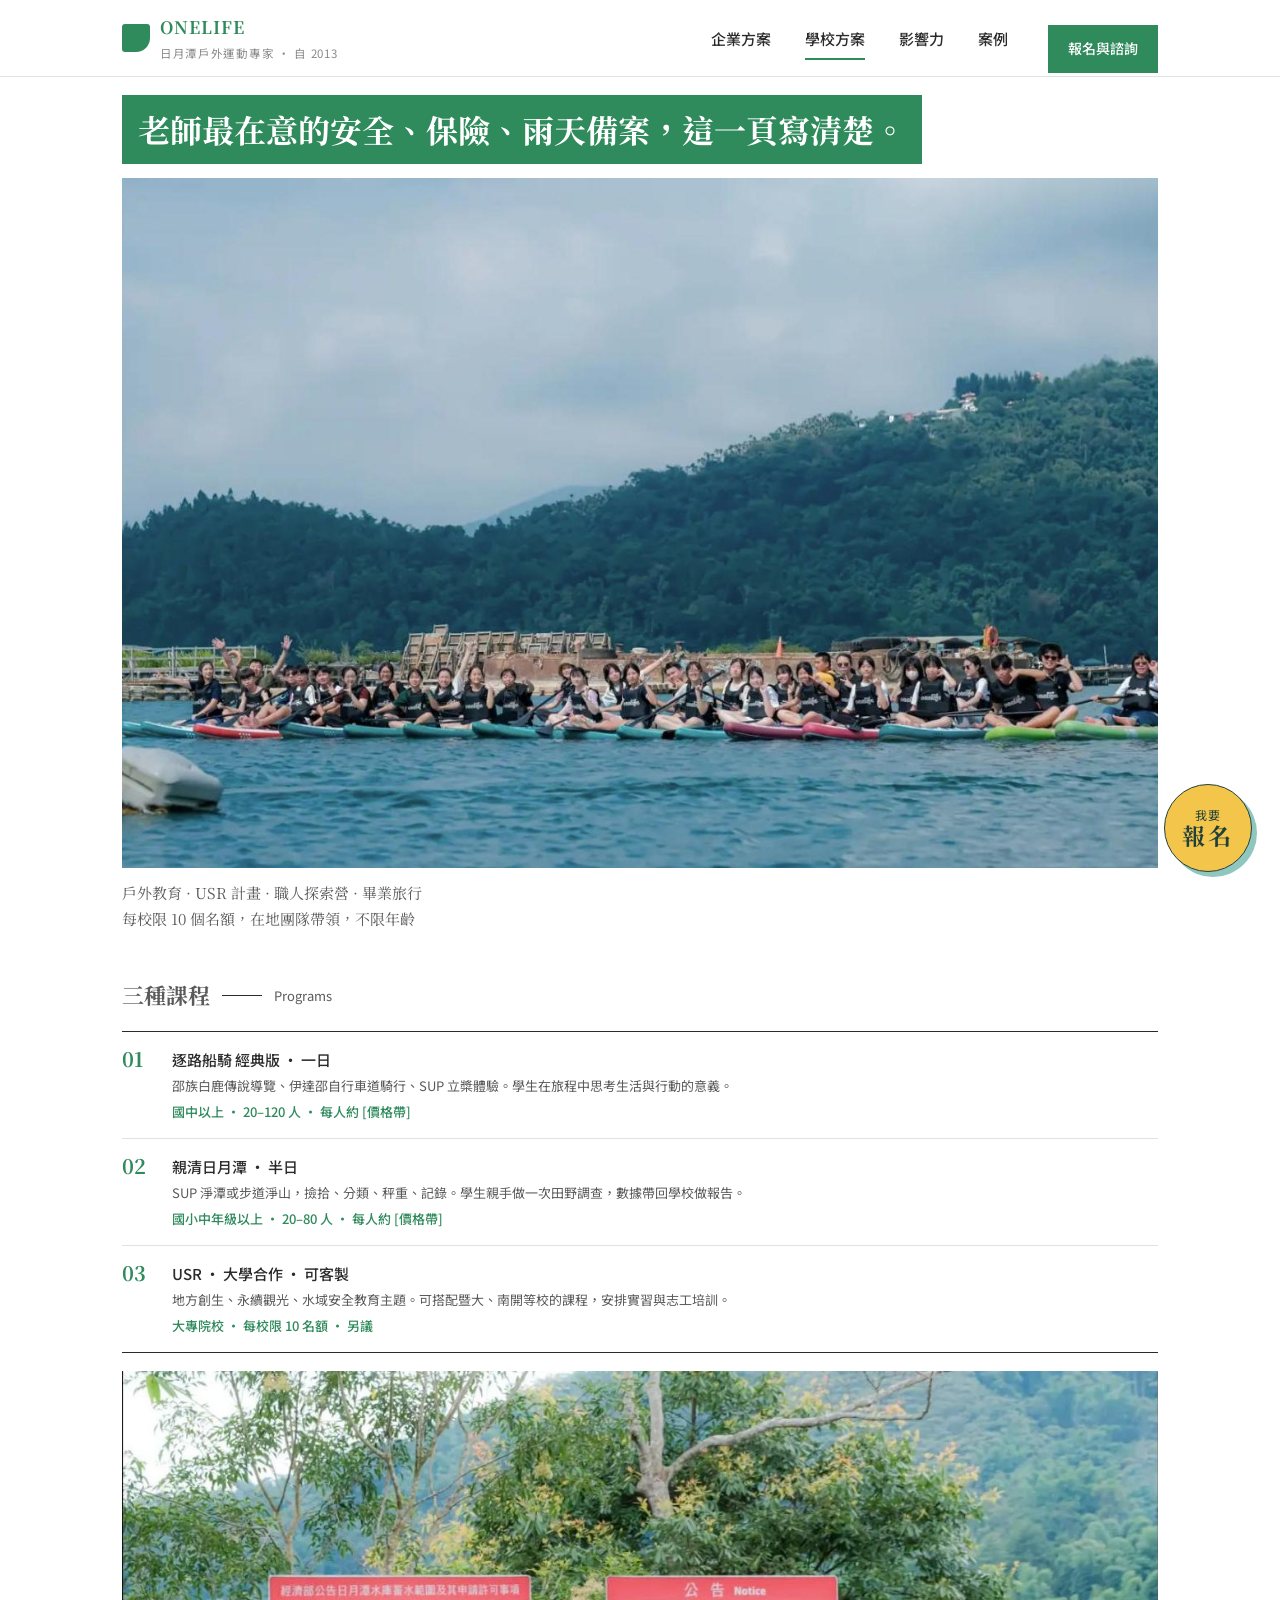
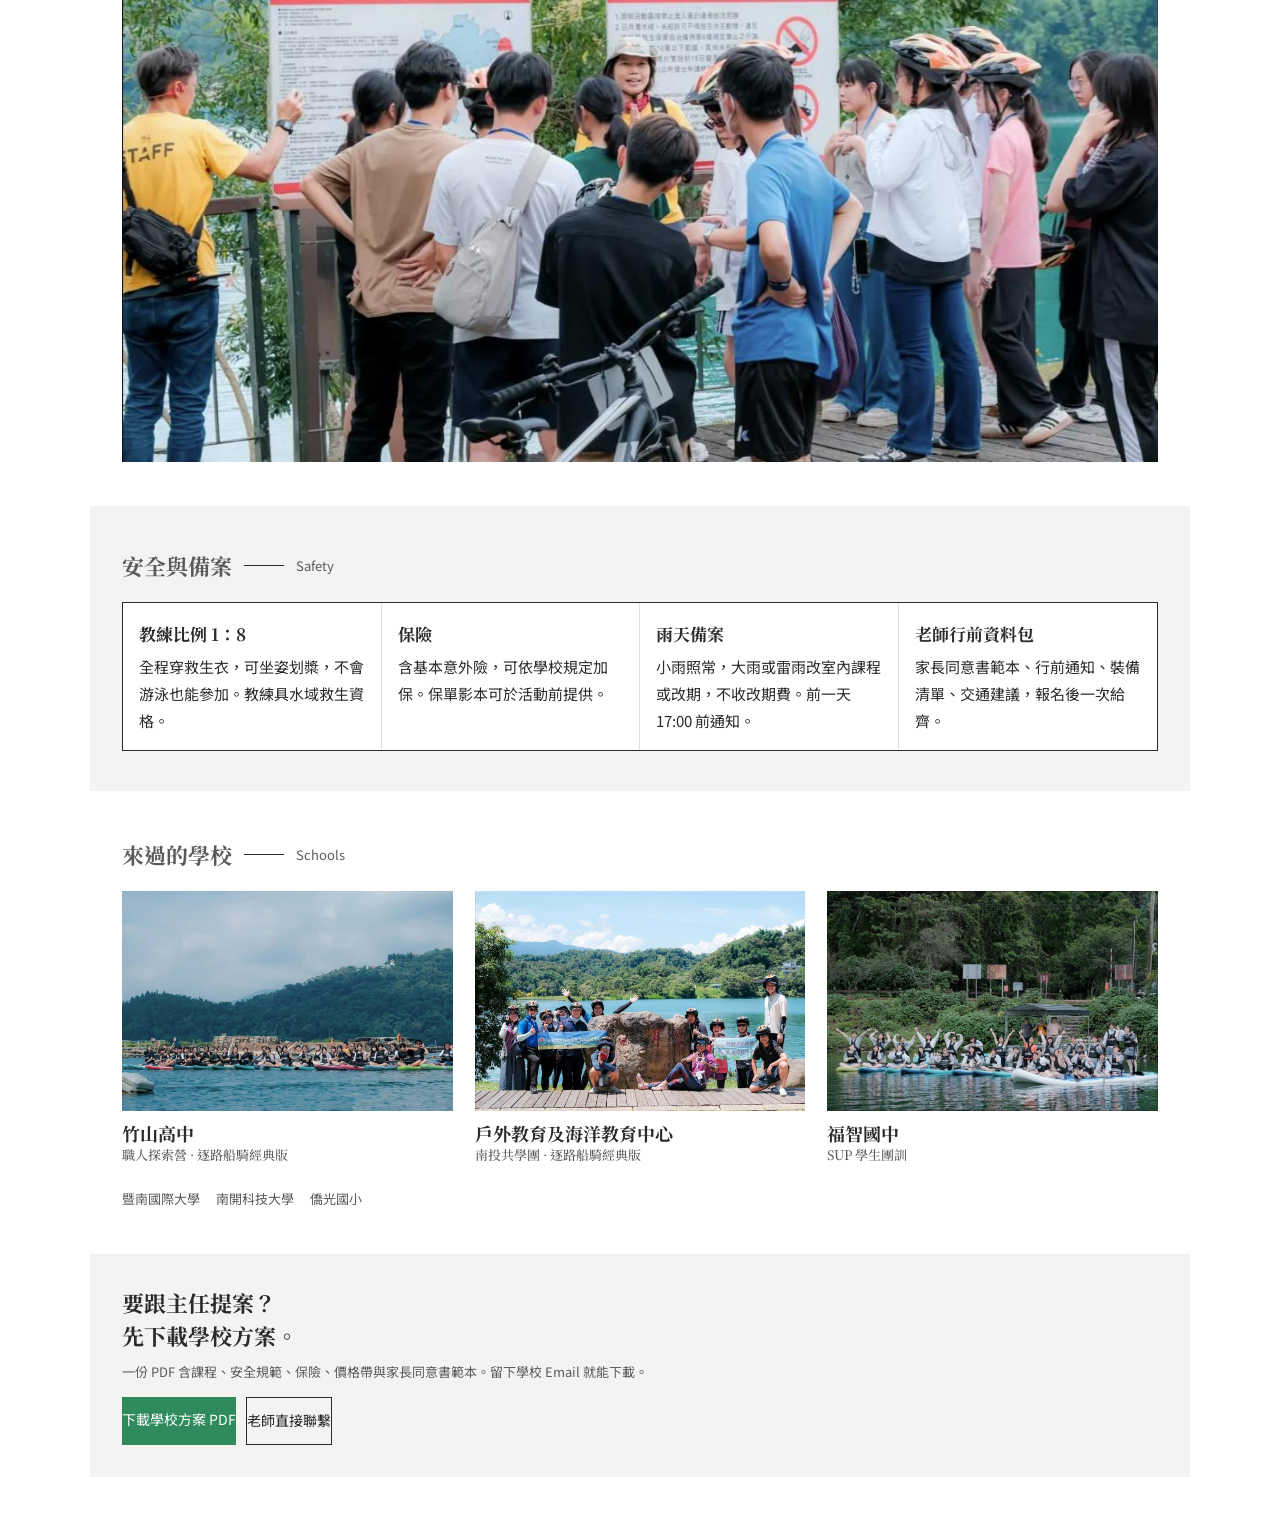
<file: school.html>
<!doctype html>
<html lang="zh-Hant">
<head>
<meta charset="utf-8">
<meta name="viewport" content="width=device-width, initial-scale=1, viewport-fit=cover">
<title>學校方案｜日月潭 ONELIFE 戶外教育與 USR</title>
<meta name="description" content="戶外教育、USR、職人探索營。安全規範、保險、雨天備案一頁寫清楚，每校限 10 個名額。">
<meta property="og:title" content="學校方案｜日月潭 ONELIFE 戶外教育與 USR">
<meta property="og:description" content="戶外教育、USR、職人探索營。安全規範、保險、雨天備案一頁寫清楚，每校限 10 個名額。">
<meta property="og:image" content="photos/hero.jpg">
<meta property="og:type" content="website">
<link rel="preconnect" href="https://fonts.googleapis.com">
<link rel="stylesheet" href="https://fonts.googleapis.com/css2?family=Noto+Serif+TC:wght@500;700&family=Noto+Sans+TC:wght@400;500&display=swap">
<link rel="stylesheet" href="assets/style.css?v=5">
</head>
<body>
<header class="top"><div class="wrap bar">
<a class="brand" href="index.html" aria-label="ONELIFE 首頁"><div class="mark"></div><div><b>ONELIFE</b><small>日月潭戶外運動專家 · 自 2013</small></div></a>
<nav class="menu" id="menu" aria-label="主選單"><div class="mi"><a href="corporate.html" class="mi-top"><svg class="ico" viewBox="0 0 24 24" aria-hidden="true"><path d="M4 21V5h10v16M14 9h6v12M2 21h20M7.5 8h3M7.5 12h3M7.5 16h3"/></svg><span>企業方案</span></a><button class="mi-tog" type="button" aria-expanded="false" aria-controls="sub0" aria-label="展開企業方案"><svg viewBox="0 0 24 24" aria-hidden="true"><path d="M6 9l6 6 6-6"/></svg></button><div class="mi-sub" id="sub0"><a href="corporate.html#formats">三種時長</a><a href="corporate.html#outcome">員工會留下什麼</a><a href="corporate.html#cases">他們怎麼玩</a><a href="corporate.html#start">怎麼開始</a></div></div><div class="mi open"><a href="school.html" class="mi-top" aria-current="page"><svg class="ico" viewBox="0 0 24 24" aria-hidden="true"><path d="M2 9l10-5 10 5-10 5z"/><path d="M6 11v5c0 1.6 2.7 3 6 3s6-1.4 6-3v-5"/></svg><span>學校方案</span></a><button class="mi-tog" type="button" aria-expanded="true" aria-controls="sub1" aria-label="展開學校方案"><svg viewBox="0 0 24 24" aria-hidden="true"><path d="M6 9l6 6 6-6"/></svg></button><div class="mi-sub" id="sub1"><a href="school.html#programs">三種課程</a><a href="school.html#safety">安全與備案</a><a href="school.html#schools">來過的學校</a></div></div><div class="mi"><a href="impact.html" class="mi-top"><svg class="ico" viewBox="0 0 24 24" aria-hidden="true"><path d="M5 20c0-9 5-14 15-15-1 10-6 15-15 15z"/><path d="M5 20c3-5 6-8 10-10"/></svg><span>影響力</span></a><button class="mi-tog" type="button" aria-expanded="false" aria-controls="sub2" aria-label="展開影響力"><svg viewBox="0 0 24 24" aria-hidden="true"><path d="M6 9l6 6 6-6"/></svg></button><div class="mi-sub" id="sub2"><a href="impact.html#numbers">累計數字</a><a href="impact.html#records">田野調查記錄</a><a href="impact.html#routes">三條親清路線</a><a href="impact.html#people">地方培力</a><a href="impact.html#pledge">守護宣言</a></div></div><div class="mi"><a href="cases.html" class="mi-top"><svg class="ico" viewBox="0 0 24 24" aria-hidden="true"><rect x="3" y="5" width="18" height="14" rx="1"/><circle cx="9" cy="10" r="1.8"/><path d="M21 16l-5-5-9 8"/></svg><span>案例</span></a><button class="mi-tog" type="button" aria-expanded="false" aria-controls="sub3" aria-label="展開案例"><svg viewBox="0 0 24 24" aria-hidden="true"><path d="M6 9l6 6 6-6"/></svg></button><div class="mi-sub" id="sub3"><a href="cases.html#corp">企業</a><a href="cases.html#school">學校</a><a href="cases.html#gov">公部門與團體</a></div></div><a href="contact.html" class="nav-cta">報名與諮詢</a><div class="menu-foot"><a href="https://www.facebook.com/@OneLifeOneself"><svg class="ico" viewBox="0 0 24 24" aria-hidden="true"><path d="M14 8h3V4h-3a4 4 0 0 0-4 4v3H7v4h3v6h4v-6h3l1-4h-4z"/></svg>Facebook 粉絲團</a><a href="https://www.instagram.com/onelife_tw"><svg class="ico" viewBox="0 0 24 24" aria-hidden="true"><rect x="3.5" y="3.5" width="17" height="17" rx="5"/><circle cx="12" cy="12" r="4"/><circle cx="17.2" cy="6.8" r=".6"/></svg>Instagram</a><a href="https://line.me/R/ti/p/@onelife"><svg class="ico" viewBox="0 0 24 24" aria-hidden="true"><path d="M12 4C6.5 4 3 7.3 3 11c0 3.4 2.9 6 7 6.8V21l3.5-3.2C18 17.3 21 14.5 21 11c0-3.7-3.5-7-9-7z"/></svg>LINE @onelife</a><a href="mailto:onelifetaiwan@gmail.com"><svg class="ico" viewBox="0 0 24 24" aria-hidden="true"><rect x="3" y="5" width="18" height="14" rx="1"/><path d="M3 6l9 7 9-7"/></svg>Email 給我們</a></div></nav>
<button class="burger" aria-label="開啟選單" aria-expanded="false" aria-controls="menu"><span></span><span></span></button>
</div></header>
<main class="wrap">
<section class="page" id="school">
<div class="hero"><div class="t">老師最在意的安全、保險、雨天備案，這一頁寫清楚。</div><img src="photos/chushan1.jpg" alt="竹山高中學生在日月潭 SUP" style="object-position:center 80%"><div class="s">戶外教育 · USR 計畫 · 職人探索營 · 畢業旅行<br>每校限 10 個名額，在地團隊帶領，不限年齡</div></div>

<div class="sec" id="programs"><div class="h"><span class="serif">三種課程</span><i></i><span>Programs</span></div>
<div class="list">
<div><span class="n">01</span><div><b>逐路船騎 經典版 · 一日</b><p>邵族白鹿傳說導覽、伊達邵自行車道騎行、SUP 立槳體驗。學生在旅程中思考生活與行動的意義。</p><span class="g" style="font-size:13px;font-weight:500">國中以上 · 20–120 人 · 每人約 [價格帶]</span></div></div>
<div><span class="n">02</span><div><b>親清日月潭 · 半日</b><p>SUP 淨潭或步道淨山，撿拾、分類、秤重、記錄。學生親手做一次田野調查，數據帶回學校做報告。</p><span class="g" style="font-size:13px;font-weight:500">國小中年級以上 · 20–80 人 · 每人約 [價格帶]</span></div></div>
<div style="border-bottom:1px solid var(--line)"><span class="n">03</span><div><b>USR · 大學合作 · 可客製</b><p>地方創生、永續觀光、水域安全教育主題。可搭配暨大、南開等校的課程，安排實習與志工培訓。</p><span class="g" style="font-size:13px;font-weight:500">大專院校 · 每校限 10 名額 · 另議</span></div></div>
</div>
<img src="photos/chushan2.jpg" alt="導覽老師向學生說明日月潭水域規範" style="margin-top:18px">
</div>

<div class="grey" id="safety"><div class="h"><span class="serif">安全與備案</span><i></i><span>Safety</span></div>
<div class="row c4 box" style="background:var(--bg)">
<div><div class="serif" style="font-size:17px">教練比例 1：8</div><p class="m" style="margin:4px 0 0">全程穿救生衣，可坐姿划槳，不會游泳也能參加。教練具水域救生資格。</p></div>
<div><div class="serif" style="font-size:17px">保險</div><p class="m" style="margin:4px 0 0">含基本意外險，可依學校規定加保。保單影本可於活動前提供。</p></div>
<div><div class="serif" style="font-size:17px">雨天備案</div><p class="m" style="margin:4px 0 0">小雨照常，大雨或雷雨改室內課程或改期，不收改期費。前一天 17:00 前通知。</p></div>
<div><div class="serif" style="font-size:17px">老師行前資料包</div><p class="m" style="margin:4px 0 0">家長同意書範本、行前通知、裝備清單、交通建議，報名後一次給齊。</p></div>
</div></div>

<div class="sec" id="schools"><div class="h"><span class="serif">來過的學校</span><i></i><span>Schools</span></div>
<div class="grid3">
<div class="over"><img src="photos/chushan1.jpg" alt=""><span>竹山高中<small>職人探索營 · 逐路船騎經典版</small></span></div>
<div class="over"><img src="photos/foec.jpg" alt=""><span>戶外教育及海洋教育中心<small>南投共學團 · 逐路船騎經典版</small></span></div>
<div class="over"><img src="photos/fuzhi1.jpg" alt="福智國中學生 SUP 團訓"><span>福智國中<small>SUP 學生團訓</small></span></div>
</div>
<div class="tags"><span>暨南國際大學</span><span>南開科技大學</span><span>僑光國小</span></div></div>

<div class="foot"><div class="serif" style="font-size:22px;line-height:1.5;color:var(--ink)">要跟主任提案？<br>先下載學校方案。</div><p style="margin:8px 0 0">一份 PDF 含課程、安全規範、保險、價格帶與家長同意書範本。留下學校 Email 就能下載。</p><div class="btns"><a href="contact.html" class="btn">下載學校方案 PDF</a><a href="contact.html" class="btn o">老師直接聯繫</a></div></div>
</section>
</main>
<a class="fab" href="contact.html#form" aria-label="我要報名"><small>我要</small><b>報名</b></a>
<script src="assets/config.js"></script>
<script src="assets/main.js?v=5"></script>
</body>
</html>
</file>
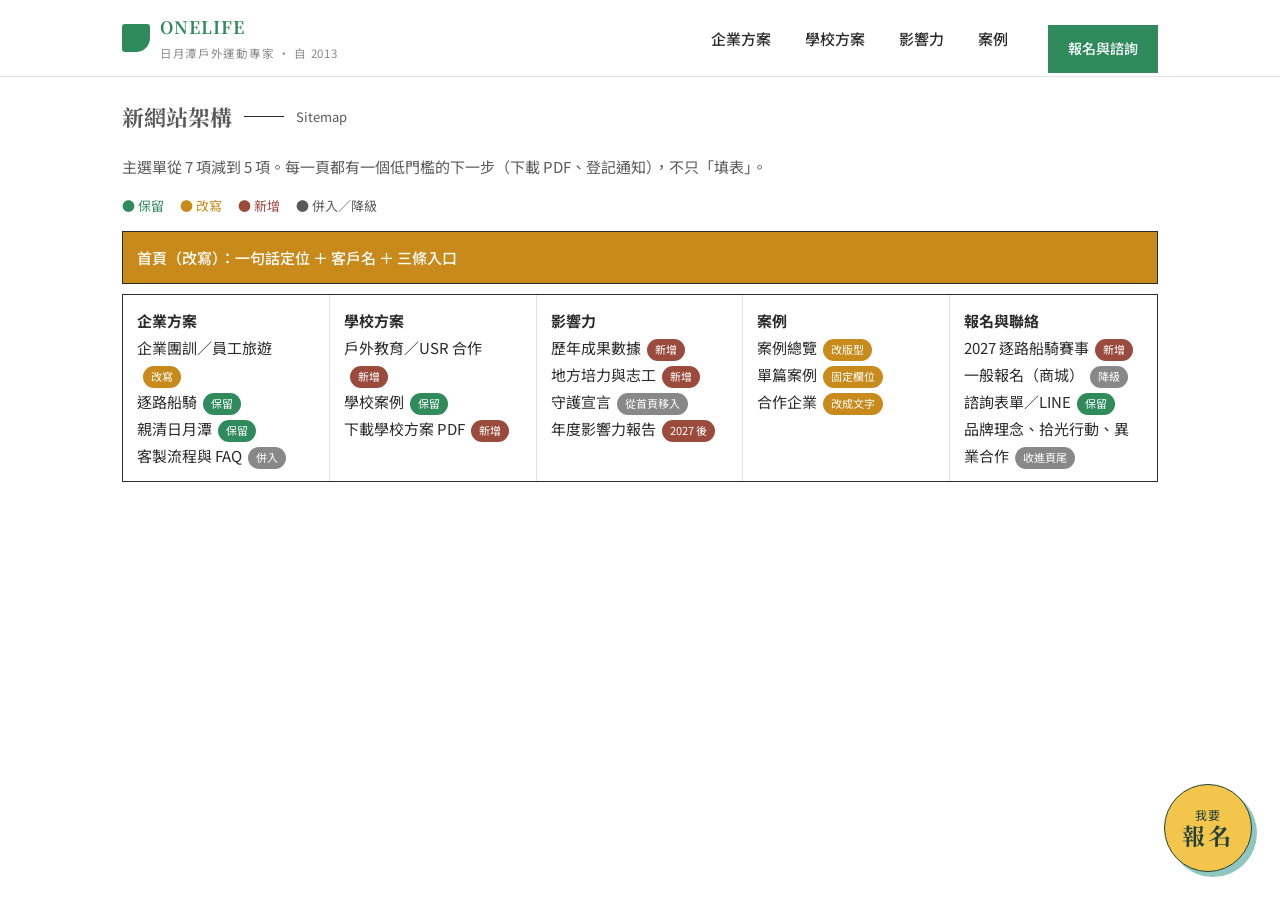
<file: sitemap.html>
<!doctype html>
<html lang="zh-Hant">
<head>
<meta charset="utf-8">
<meta name="viewport" content="width=device-width, initial-scale=1, viewport-fit=cover">
<title>網站架構（內部用）</title>
<meta name="description" content="">
<meta property="og:title" content="網站架構（內部用）">
<meta property="og:description" content="">
<meta property="og:image" content="photos/hero.jpg">
<meta property="og:type" content="website">
<link rel="preconnect" href="https://fonts.googleapis.com">
<link rel="stylesheet" href="https://fonts.googleapis.com/css2?family=Noto+Serif+TC:wght@500;700&family=Noto+Sans+TC:wght@400;500&display=swap">
<link rel="stylesheet" href="assets/style.css?v=5">
</head>
<body>
<header class="top"><div class="wrap bar">
<a class="brand" href="index.html" aria-label="ONELIFE 首頁"><div class="mark"></div><div><b>ONELIFE</b><small>日月潭戶外運動專家 · 自 2013</small></div></a>
<nav class="menu" id="menu" aria-label="主選單"><div class="mi"><a href="corporate.html" class="mi-top"><svg class="ico" viewBox="0 0 24 24" aria-hidden="true"><path d="M4 21V5h10v16M14 9h6v12M2 21h20M7.5 8h3M7.5 12h3M7.5 16h3"/></svg><span>企業方案</span></a><button class="mi-tog" type="button" aria-expanded="false" aria-controls="sub0" aria-label="展開企業方案"><svg viewBox="0 0 24 24" aria-hidden="true"><path d="M6 9l6 6 6-6"/></svg></button><div class="mi-sub" id="sub0"><a href="corporate.html#formats">三種時長</a><a href="corporate.html#outcome">員工會留下什麼</a><a href="corporate.html#cases">他們怎麼玩</a><a href="corporate.html#start">怎麼開始</a></div></div><div class="mi"><a href="school.html" class="mi-top"><svg class="ico" viewBox="0 0 24 24" aria-hidden="true"><path d="M2 9l10-5 10 5-10 5z"/><path d="M6 11v5c0 1.6 2.7 3 6 3s6-1.4 6-3v-5"/></svg><span>學校方案</span></a><button class="mi-tog" type="button" aria-expanded="false" aria-controls="sub1" aria-label="展開學校方案"><svg viewBox="0 0 24 24" aria-hidden="true"><path d="M6 9l6 6 6-6"/></svg></button><div class="mi-sub" id="sub1"><a href="school.html#programs">三種課程</a><a href="school.html#safety">安全與備案</a><a href="school.html#schools">來過的學校</a></div></div><div class="mi"><a href="impact.html" class="mi-top"><svg class="ico" viewBox="0 0 24 24" aria-hidden="true"><path d="M5 20c0-9 5-14 15-15-1 10-6 15-15 15z"/><path d="M5 20c3-5 6-8 10-10"/></svg><span>影響力</span></a><button class="mi-tog" type="button" aria-expanded="false" aria-controls="sub2" aria-label="展開影響力"><svg viewBox="0 0 24 24" aria-hidden="true"><path d="M6 9l6 6 6-6"/></svg></button><div class="mi-sub" id="sub2"><a href="impact.html#numbers">累計數字</a><a href="impact.html#records">田野調查記錄</a><a href="impact.html#routes">三條親清路線</a><a href="impact.html#people">地方培力</a><a href="impact.html#pledge">守護宣言</a></div></div><div class="mi"><a href="cases.html" class="mi-top"><svg class="ico" viewBox="0 0 24 24" aria-hidden="true"><rect x="3" y="5" width="18" height="14" rx="1"/><circle cx="9" cy="10" r="1.8"/><path d="M21 16l-5-5-9 8"/></svg><span>案例</span></a><button class="mi-tog" type="button" aria-expanded="false" aria-controls="sub3" aria-label="展開案例"><svg viewBox="0 0 24 24" aria-hidden="true"><path d="M6 9l6 6 6-6"/></svg></button><div class="mi-sub" id="sub3"><a href="cases.html#corp">企業</a><a href="cases.html#school">學校</a><a href="cases.html#gov">公部門與團體</a></div></div><a href="contact.html" class="nav-cta">報名與諮詢</a><div class="menu-foot"><a href="https://www.facebook.com/@OneLifeOneself"><svg class="ico" viewBox="0 0 24 24" aria-hidden="true"><path d="M14 8h3V4h-3a4 4 0 0 0-4 4v3H7v4h3v6h4v-6h3l1-4h-4z"/></svg>Facebook 粉絲團</a><a href="https://www.instagram.com/onelife_tw"><svg class="ico" viewBox="0 0 24 24" aria-hidden="true"><rect x="3.5" y="3.5" width="17" height="17" rx="5"/><circle cx="12" cy="12" r="4"/><circle cx="17.2" cy="6.8" r=".6"/></svg>Instagram</a><a href="https://line.me/R/ti/p/@onelife"><svg class="ico" viewBox="0 0 24 24" aria-hidden="true"><path d="M12 4C6.5 4 3 7.3 3 11c0 3.4 2.9 6 7 6.8V21l3.5-3.2C18 17.3 21 14.5 21 11c0-3.7-3.5-7-9-7z"/></svg>LINE @onelife</a><a href="mailto:onelifetaiwan@gmail.com"><svg class="ico" viewBox="0 0 24 24" aria-hidden="true"><rect x="3" y="5" width="18" height="14" rx="1"/><path d="M3 6l9 7 9-7"/></svg>Email 給我們</a></div></nav>
<button class="burger" aria-label="開啟選單" aria-expanded="false" aria-controls="menu"><span></span><span></span></button>
</div></header>
<main class="wrap">
<section class="page" id="map">
<div class="sec" style="margin-top:20px">
<div class="h"><span class="serif">新網站架構</span><i></i><span>Sitemap</span></div>
<p class="lead">主選單從 7 項減到 5 項。每一頁都有一個低門檻的下一步（下載 PDF、登記通知），不只「填表」。</p>
<div class="tags" style="margin-bottom:14px"><span style="color:var(--green)">● 保留</span><span style="color:#c98a1c">● 改寫</span><span style="color:#9a4b3c">● 新增</span><span>● 併入／降級</span></div>
<div class="site">
<div class="box" style="background:#c98a1c;color:#fff;padding:12px 14px;font-weight:500;margin-bottom:10px">首頁（改寫）：一句話定位 ＋ 客戶名 ＋ 三條入口</div>
<div class="row c5 box">
<div><b>企業方案</b><div class="m">企業團訓／員工旅遊<span class="pill" style="background:#c98a1c">改寫</span><br>逐路船騎<span class="pill" style="background:var(--green)">保留</span><br>親清日月潭<span class="pill" style="background:var(--green)">保留</span><br>客製流程與 FAQ<span class="pill" style="background:#888">併入</span></div></div>
<div><b>學校方案</b><div class="m">戶外教育／USR 合作<span class="pill" style="background:#9a4b3c">新增</span><br>學校案例<span class="pill" style="background:var(--green)">保留</span><br>下載學校方案 PDF<span class="pill" style="background:#9a4b3c">新增</span></div></div>
<div><b>影響力</b><div class="m">歷年成果數據<span class="pill" style="background:#9a4b3c">新增</span><br>地方培力與志工<span class="pill" style="background:#9a4b3c">新增</span><br>守護宣言<span class="pill" style="background:#888">從首頁移入</span><br>年度影響力報告<span class="pill" style="background:#9a4b3c">2027 後</span></div></div>
<div><b>案例</b><div class="m">案例總覽<span class="pill" style="background:#c98a1c">改版型</span><br>單篇案例<span class="pill" style="background:#c98a1c">固定欄位</span><br>合作企業<span class="pill" style="background:#c98a1c">改成文字</span></div></div>
<div><b>報名與聯絡</b><div class="m">2027 逐路船騎賽事<span class="pill" style="background:#9a4b3c">新增</span><br>一般報名（商城）<span class="pill" style="background:#888">降級</span><br>諮詢表單／LINE<span class="pill" style="background:var(--green)">保留</span><br>品牌理念、拾光行動、異業合作<span class="pill" style="background:#888">收進頁尾</span></div></div>
</div>
</div>
</div>
</section>
</main>
<a class="fab" href="contact.html#form" aria-label="我要報名"><small>我要</small><b>報名</b></a>
<script src="assets/config.js"></script>
<script src="assets/main.js?v=5"></script>
</body>
</html>
</file>
<file: assets/style.css>
:root{--ink:#2b2b2b;--mute:#5a5a5a;--faint:#8a8a8a;--line:#2b2b2b;--hair:#e2e2e2;--grey:#f3f3f1;--green:#2f8a5c;--bg:#ffffff}
@media (prefers-color-scheme:dark){:root:not([data-theme="light"]){--ink:#ececea;--mute:#b5b5b0;--faint:#8a8a8a;--line:#ececea;--hair:#3a3a38;--grey:#1f1f1e;--green:#5fbf8e;--bg:#141413}}
:root[data-theme="dark"]{--ink:#ececea;--mute:#b5b5b0;--faint:#8a8a8a;--line:#ececea;--hair:#3a3a38;--grey:#1f1f1e;--green:#5fbf8e;--bg:#141413}
*{box-sizing:border-box}
body{margin:0;background:var(--bg);color:var(--ink);font-family:'Noto Sans TC',sans-serif;font-size:15px;line-height:1.8}
a{color:inherit;text-decoration:none}
img{display:block;width:100%;object-fit:cover;aspect-ratio:3/2;height:auto}
.serif{font-family:'Noto Serif TC',serif;font-weight:700}
.wrap{max-width:1100px;margin:0 auto;padding:0 16px}
header.top{position:sticky;top:0;z-index:9;background:var(--bg);border-bottom:1px solid var(--hair)}
.brand{display:flex;align-items:center;gap:10px;padding:0;position:relative;z-index:12}
.mark{width:28px;height:28px;background:var(--green);border-radius:3px 3px 14px 3px;flex:none}
.brand b{font-family:'Noto Serif TC',serif;font-size:17px;letter-spacing:.06em;color:var(--green)}
.brand small{display:block;font-size:10px;color:var(--faint);letter-spacing:.06em}
.page{display:block;padding-bottom:40px}
.hero{margin-top:18px}
.hero .t{display:inline-block;background:var(--green);color:#fff;padding:12px 16px;font-family:'Noto Serif TC',serif;font-weight:700;font-size:24px;line-height:1.4;margin-bottom:14px}
.hero .s{font-family:'Noto Serif TC',serif;font-size:14px;line-height:1.7;color:var(--mute);margin-top:12px}
.sec{margin-top:44px}
.h{display:flex;align-items:center;gap:12px;margin-bottom:16px}
.h .serif{font-size:22px}
.h i{display:block;width:40px;height:1px;background:var(--line)}
.h span{font-size:13px;color:var(--mute)}
.lead{color:var(--mute);margin:0 0 14px}
.box{border:1px solid var(--line)}
.row{display:grid;grid-template-columns:1fr;gap:0}
.row.c4,.row.c5{grid-template-columns:1fr 1fr}.row.c4>div:nth-child(odd),.row.c5>div:nth-child(odd){border-right:1px solid var(--hair)}
.row>div{padding:16px;border-bottom:1px solid var(--hair)}
.row>div:last-child{border-bottom:none}
.k{font-size:12px;color:var(--faint);letter-spacing:.06em}
.num{font-family:'Noto Serif TC',serif;font-weight:700;font-size:26px;line-height:1.1}
.g{color:var(--green)}
.card{display:flex;flex-direction:column;gap:8px;margin-bottom:22px}
.card img{aspect-ratio:3/2}
.card .serif{font-size:18px;line-height:1.4}
.card .m{font-size:13px;color:var(--mute)}
.more{color:var(--green);font-size:14px}
.btns{display:flex;flex-wrap:wrap;gap:10px;margin-top:14px}
.btn{display:inline-block;padding:12px 20px;font-size:14px;background:var(--green);color:#fff}
.btn.o{background:transparent;color:var(--ink);border:1px solid var(--line)}
.list{border-top:1px solid var(--line)}
.list>div{display:flex;gap:16px;padding:14px 0;border-bottom:1px solid var(--hair);align-items:flex-start}
.list .n{font-family:'Noto Serif TC',serif;font-weight:700;font-size:20px;line-height:1.3;width:34px;flex:none;color:var(--green)}
.list b{display:block;font-weight:500;font-size:15px}
.list p{margin:2px 0 0;font-size:13px;color:var(--mute);line-height:1.7}
.grey{background:var(--grey);padding:28px 16px;margin:44px -16px 0}
.over{margin-bottom:22px}
.over span{display:block;margin-top:10px;font-family:'Noto Serif TC',serif;font-weight:700;font-size:18px;line-height:1.4}
.over span small{display:block;font-size:13px;font-weight:500;color:var(--mute)}
.tags{display:flex;flex-wrap:wrap;gap:8px 16px;font-size:13px;color:var(--mute)}
.note{font-size:12px;color:var(--faint);margin-top:10px}
.foot{margin-top:44px;padding:24px 16px;background:var(--grey);font-size:13px;color:var(--mute)}
.foot b{display:block;font-family:'Noto Serif TC',serif;color:var(--ink);font-size:15px}
.tbl>div{display:grid;grid-template-columns:1fr auto;gap:4px 12px;padding:12px 0;border-bottom:1px solid var(--hair);font-size:13px}
.tbl>div b{font-weight:500;font-size:14px}
.tbl>div .num{font-size:20px}
.tbl>div small{grid-column:1/-1;color:var(--mute)}
input,textarea{font:inherit;font-size:14px;color:var(--ink);background:var(--bg);border:1px solid #c9c9c9;padding:10px 12px;width:100%}
label{font-size:12px;color:var(--mute);display:block;margin:12px 0 4px}
.chips{display:flex;flex-wrap:wrap;gap:6px;font-size:13px}
.chips span{border:1px solid #c9c9c9;padding:5px 12px}
.chips span.on,.chips .chip:has(input:checked){background:var(--ink);color:var(--bg);border-color:var(--ink)}
.chips .chip{border:1px solid #c9c9c9;padding:5px 12px;cursor:pointer;font-size:13px;color:var(--ink);margin:0}
a.brand{color:inherit}
.filter{display:flex;gap:6px;flex-wrap:wrap;margin-bottom:18px}
.filter button{font:inherit;font-size:13px;padding:7px 14px;border:1px solid var(--line);background:transparent;color:var(--ink)}
.filter button.on{background:var(--ink);color:var(--bg)}
.hide{display:none}
.site{margin-top:14px}
.site .row>div{padding:12px 14px}
.site .pill{display:inline-block;font-size:11px;padding:1px 8px;border-radius:999px;color:#fff;margin-left:6px;vertical-align:middle}
@media(min-width:720px){
.hero .t{font-size:32px}.hero .s{font-size:15px}
.row.c3{grid-template-columns:repeat(3,1fr)}.row.c3>div{border-bottom:none;border-right:1px solid var(--hair)}.row.c3>div:last-child{border-right:none}
.row.c4{grid-template-columns:repeat(4,1fr)}.row.c4>div{border-bottom:none;border-right:1px solid var(--hair)}.row.c4>div:last-child{border-right:none}
.row.c5{grid-template-columns:repeat(5,1fr)}.row.c5>div{border-bottom:none;border-right:1px solid var(--hair)}.row.c5>div:last-child{border-right:none}
.grid3{display:grid;grid-template-columns:repeat(3,1fr);gap:22px}.grid3 .card{margin-bottom:0}
.grid2{display:grid;grid-template-columns:1fr 1fr;gap:40px;align-items:start}
.grey{margin-left:-16px;margin-right:-16px;padding:40px 16px}
.wrap{padding:0 32px}.grey{margin-left:-32px;margin-right:-32px;padding:40px 32px}.foot{margin-left:-32px;margin-right:-32px;padding:32px}
.site .row.c5{grid-template-columns:repeat(5,1fr)}
}

.hero2{position:relative;margin:0 -16px;overflow:hidden;background:#1d3a35}
.hero2 img{aspect-ratio:auto;height:540px;object-position:center 40%}
.hero2::after{content:"";position:absolute;left:0;right:0;bottom:0;height:75%;background:linear-gradient(to top,rgba(10,25,20,.92) 0%,rgba(10,25,20,.6) 45%,rgba(10,25,20,0) 100%)}
.hero2-t{z-index:1}
.hero2-t{position:absolute;left:16px;right:16px;bottom:28px;color:#fff}
.hero2-t h1{font-size:28px;line-height:1.35;margin:10px 0 10px;color:#fff}
.hero2-t p{margin:0;font-size:14px;line-height:1.7;opacity:.95}
.hero2-t .btns{margin-top:14px}
.clients{display:flex;gap:18px;overflow-x:auto;white-space:nowrap;padding:14px 0;border-bottom:1px solid var(--hair);font-size:13px;color:var(--mute);scrollbar-width:none}
.clients::-webkit-scrollbar{display:none}
.clients b{color:var(--ink);font-weight:500;flex:none}
@media(min-width:720px){.hero2{margin:0 -32px}.hero2 img{height:640px}.hero2-t{left:32px;bottom:56px;max-width:640px}.hero2-t h1{font-size:46px}.hero2-t p{font-size:16px}}

.msg{font-size:13px;margin-top:8px;color:var(--green)}.msg.err{color:#b4412d}
button.btn{font:inherit;border:none;cursor:pointer}
.sr{position:absolute;left:-9999px}

/* 主選單 */
.bar{display:flex;align-items:center;justify-content:space-between;height:64px}
.burger{display:flex;flex-direction:column;justify-content:center;gap:7px;width:44px;height:44px;margin-right:-10px;background:none;border:0;cursor:pointer;position:relative;z-index:12;padding:0 10px}
.burger span{display:block;height:2px;background:var(--ink);transition:transform .25s,opacity .25s}
.menu-open .burger span:nth-child(1){transform:translateY(4.5px) rotate(45deg)}
.menu-open .burger span:nth-child(2){transform:translateY(-4.5px) rotate(-45deg)}
.menu{position:fixed;inset:0;background:var(--bg);z-index:11;display:flex;flex-direction:column;padding:96px 24px 32px;gap:0;opacity:0;visibility:hidden;transition:opacity .2s,visibility .2s}
.menu-open .menu{opacity:1;visibility:visible}
.menu a{font-family:'Noto Serif TC',serif;font-weight:700;font-size:26px;padding:14px 0;border-bottom:1px solid var(--hair);color:var(--ink)}
.menu a[aria-current]{color:var(--green)}
.menu .nav-cta{margin-top:24px;border:0;background:var(--green);color:#fff;text-align:center;font-size:18px;font-family:'Noto Sans TC',sans-serif;font-weight:500;padding:16px}
.menu .nav-cta[aria-current]{color:#fff}
.menu-foot{margin-top:auto;font-size:13px;color:var(--mute);line-height:1.9}
.menu-foot a{font:inherit;padding:0;border:0;color:var(--green)}
body.menu-open{overflow:hidden}
@media(min-width:900px){
.bar{height:76px}
.burger{display:none}
.menu{position:static;inset:auto;flex-direction:row;align-items:center;gap:34px;padding:0;opacity:1;visibility:visible;background:none}
.menu a{font-family:'Noto Sans TC',sans-serif;font-weight:500;font-size:15px;padding:6px 0;border:0;position:relative}
.menu a:not(.nav-cta)::after{content:"";position:absolute;left:0;right:0;bottom:-2px;height:2px;background:var(--green);transform:scaleX(0);transition:transform .2s;transform-origin:left}
.menu a:not(.nav-cta):hover::after,.menu a[aria-current]:not(.nav-cta)::after{transform:scaleX(1)}
.menu a[aria-current]{color:var(--ink)}
.menu .nav-cta{margin:0 0 0 6px;padding:11px 20px;font-size:14px}
.menu-foot{display:none}
}

/* 手機友善修正 */
.brand small{font-size:11.5px}
input,textarea{font-size:16px!important;min-height:48px}
textarea{min-height:96px}
a.more,.more{display:inline-block;padding:12px 0;min-height:44px;box-sizing:border-box}
.chips{gap:8px}
.chips .chip,.chips span{padding:10px 16px;font-size:14px;min-height:44px;display:inline-flex;align-items:center;box-sizing:border-box}
.filter button{padding:11px 18px;font-size:14px;min-height:44px}
.tbl>div small{font-size:13px;line-height:1.7}
.btn{min-height:48px;display:inline-flex;align-items:center;justify-content:center;box-sizing:border-box}
.foot a,.m a{display:inline-block;padding:10px 0;min-height:44px;box-sizing:border-box}
.k{font-size:12.5px}

/* ===== v5：選單圖示＋子選單 ===== */
[id]{scroll-margin-top:84px}
.menu .ico,.mi-tog svg{width:22px;height:22px;fill:none;stroke:currentColor;stroke-width:1.6;stroke-linecap:round;stroke-linejoin:round;flex:none}
.mi{display:grid;grid-template-columns:1fr 48px;align-items:center;border-bottom:1px solid var(--hair)}
.menu .mi-top{display:flex;align-items:center;gap:14px;border:0;padding:16px 0;font-size:22px}
.menu .mi-top .ico{width:40px;height:40px;padding:9px;border-radius:50%;background:var(--grey);color:var(--green);box-sizing:border-box}
.mi-tog{width:48px;height:48px;border:0;background:none;color:var(--mute);cursor:pointer;display:flex;align-items:center;justify-content:center}
.mi-tog svg{transition:transform .2s}
.mi.open .mi-tog svg{transform:rotate(180deg)}
.mi-sub{grid-column:1/-1;display:none;flex-direction:column;padding:0 0 12px 54px}
.mi.open .mi-sub{display:flex}
.menu .mi-sub a{font-family:'Noto Sans TC',sans-serif;font-weight:400;font-size:16px;padding:11px 0;border:0;color:var(--mute)}
.menu{overflow-y:auto;padding-bottom:calc(32px + env(safe-area-inset-bottom))}
.menu .nav-cta{margin-top:22px}
.menu-foot{margin-top:28px;display:flex;flex-direction:column;gap:2px}
.menu .menu-foot a{display:flex;align-items:center;gap:12px;font-family:'Noto Sans TC',sans-serif;font-weight:400;font-size:15px;color:var(--mute);padding:10px 0;border:0}
.menu .menu-foot .ico{width:20px;height:20px;color:var(--mute)}
@media(min-width:900px){
.mi{display:block;border:0}
.menu .mi-top{font-size:15px;padding:6px 0;gap:0}
.menu .mi-top .ico,.mi-tog,.mi-sub,.menu-foot{display:none!important}
.menu .mi-top::after{content:"";position:absolute;left:0;right:0;bottom:-2px;height:2px;background:var(--green);transform:scaleX(0);transition:transform .2s;transform-origin:left}
.menu .mi-top{position:relative}
.menu .mi-top:hover::after,.menu .mi-top[aria-current]::after{transform:scaleX(1)}
.menu{overflow:visible;padding-bottom:0}
}

/* ===== 流程圖 ===== */
.flow{list-style:none;margin:8px 0 0;padding:0;display:flex;flex-direction:column;gap:0}
.flow li{position:relative;background:#22403a;color:#fff;border-radius:10px;padding:26px 20px 18px;margin-bottom:46px;box-shadow:6px 6px 0 -1px var(--bg),6px 6px 0 0 #22403a}
.flow li.fl-a{background:#f6edc8;color:#22403a;box-shadow:6px 6px 0 -1px var(--bg),6px 6px 0 0 #22403a}
.flow li:last-child{margin-bottom:8px}
.flow li:not(:last-child)::after{content:"";position:absolute;left:50%;bottom:-40px;width:2px;height:28px;margin-left:-1px;background:repeating-linear-gradient(to bottom,#22403a 0 3px,transparent 3px 7px)}
.flow li:not(:last-child)::before{content:"";position:absolute;left:50%;bottom:-42px;width:10px;height:10px;margin-left:-6px;border-right:2px solid #22403a;border-bottom:2px solid #22403a;transform:rotate(45deg)}
.flow .fl-n{position:absolute;top:-16px;left:18px;width:34px;height:34px;border-radius:50%;background:#e8836a;color:#fff;font-family:'Noto Serif TC',serif;font-weight:700;font-size:17px;display:flex;align-items:center;justify-content:center;border:2px solid var(--bg)}
.flow b{display:block;font-family:'Noto Serif TC',serif;font-size:19px;letter-spacing:.06em}
.flow small{display:block;font-size:13.5px;line-height:1.7;margin-top:4px;opacity:.85}
@media(min-width:900px){
#start .flow,.contact-flow .flow{flex-direction:column}
}
/* 路→船→騎 */
.rflow{list-style:none;padding:0;margin:4px 0 16px;display:flex;align-items:flex-start;justify-content:space-between;gap:0}
.rflow li{flex:1;display:flex;flex-direction:column;align-items:center;text-align:center;position:relative}
.rflow li span{width:52px;height:52px;border-radius:50%;background:#22403a;color:#fff;font-family:'Noto Serif TC',serif;font-weight:700;font-size:22px;display:flex;align-items:center;justify-content:center}
.rflow li:first-child span{background:#f6edc8;color:#22403a;border:1.5px solid #22403a}
.rflow li small{font-size:12.5px;color:var(--mute);margin-top:6px}
.rflow li:not(:last-child)::after{content:"";position:absolute;top:25px;left:calc(50% + 32px);right:calc(-50% + 32px);height:2px;background:repeating-linear-gradient(to right,#22403a 0 3px,transparent 3px 7px)}

/* ===== 浮動按鈕 ===== */
.fab{position:fixed;right:16px;bottom:calc(18px + env(safe-area-inset-bottom));z-index:10;width:78px;height:78px;border-radius:50%;background:#f3c64b;color:#22403a;display:flex;flex-direction:column;align-items:center;justify-content:center;line-height:1.1;text-decoration:none;box-shadow:5px 5px 0 0 #8fc7c0;border:1.5px solid #22403a;transition:transform .15s}
.fab:active{transform:scale(.95)}
.fab small{font-size:12px;letter-spacing:.1em}
.fab b{font-family:'Noto Serif TC',serif;font-size:21px;letter-spacing:.12em;margin-top:2px}
.menu-open .fab{display:none}
@media(min-width:900px){.fab{right:28px;bottom:28px;width:88px;height:88px}.fab b{font-size:23px}}
</file>
